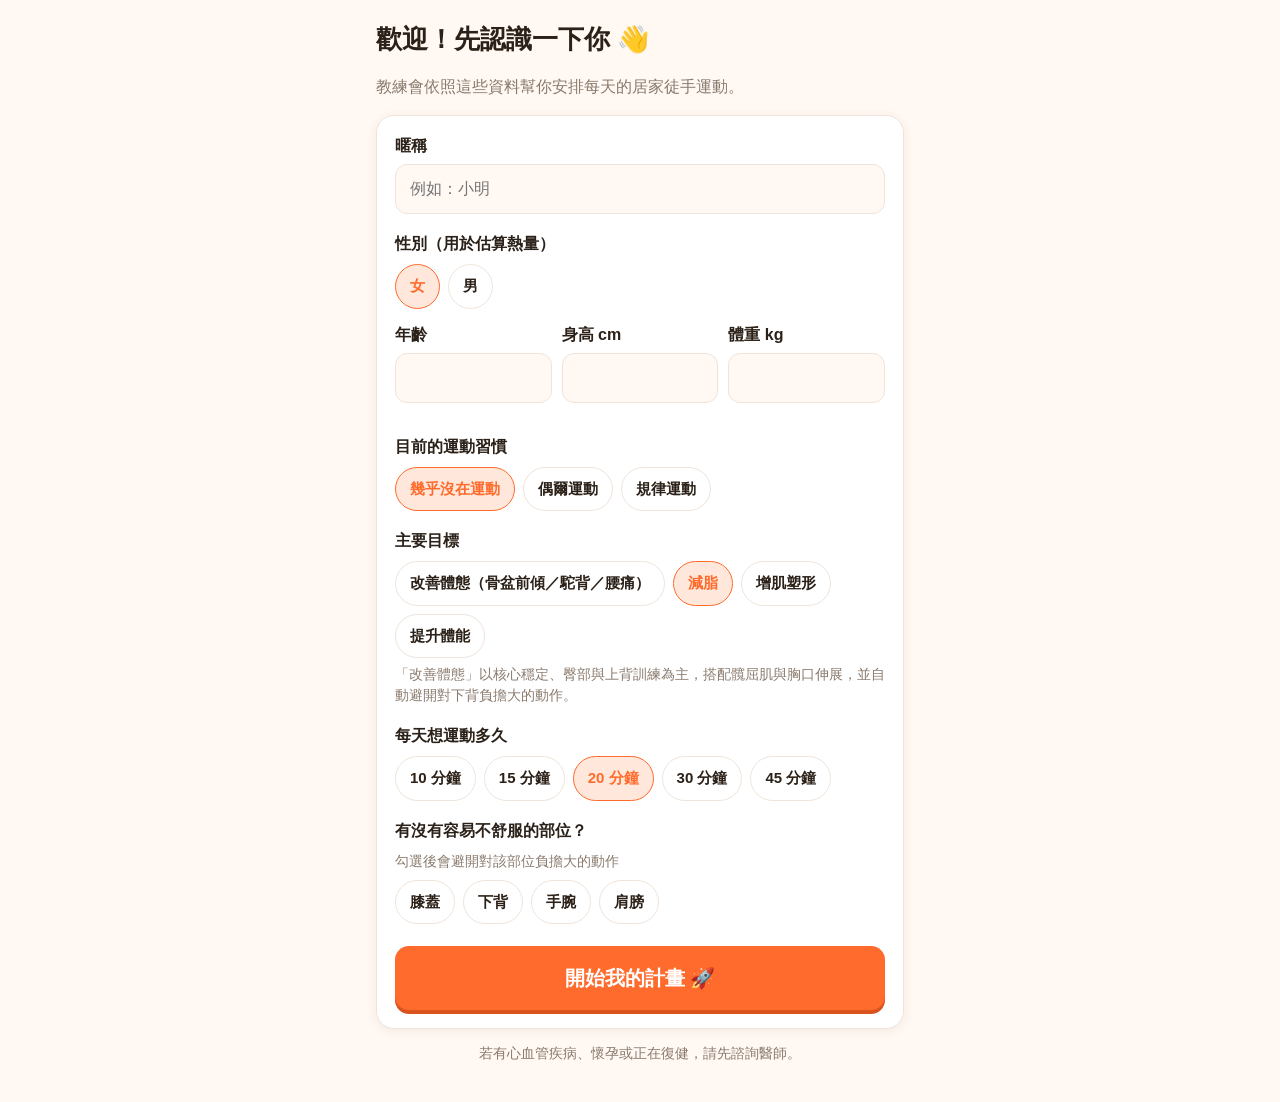
<file: index.html>
<!doctype html>
<html lang="zh-Hant-TW">
<head>
  <meta charset="utf-8">
  <meta name="viewport" content="width=device-width, initial-scale=1, viewport-fit=cover">
  <title>每日居家運動</title>
  <meta name="description" content="每天居家徒手運動、連勝紀錄與熱量追蹤">
  <meta name="theme-color" content="#ff6b2c">
  <meta name="apple-mobile-web-app-capable" content="yes">
  <meta name="mobile-web-app-capable" content="yes">
  <meta name="apple-mobile-web-app-status-bar-style" content="default">
  <meta name="apple-mobile-web-app-title" content="居家運動">
  <link rel="manifest" href="./manifest.webmanifest">
  <link rel="icon" href="./icons/icon.svg" type="image/svg+xml">
  <link rel="apple-touch-icon" href="./icons/apple-touch-icon.png">
  <link rel="stylesheet" href="./css/style.css">
</head>
<body>
  <main id="app"></main>
  <div id="toast" role="status" aria-live="polite"></div>
  <script type="module" src="./js/app.js"></script>
</body>
</html>
</file>
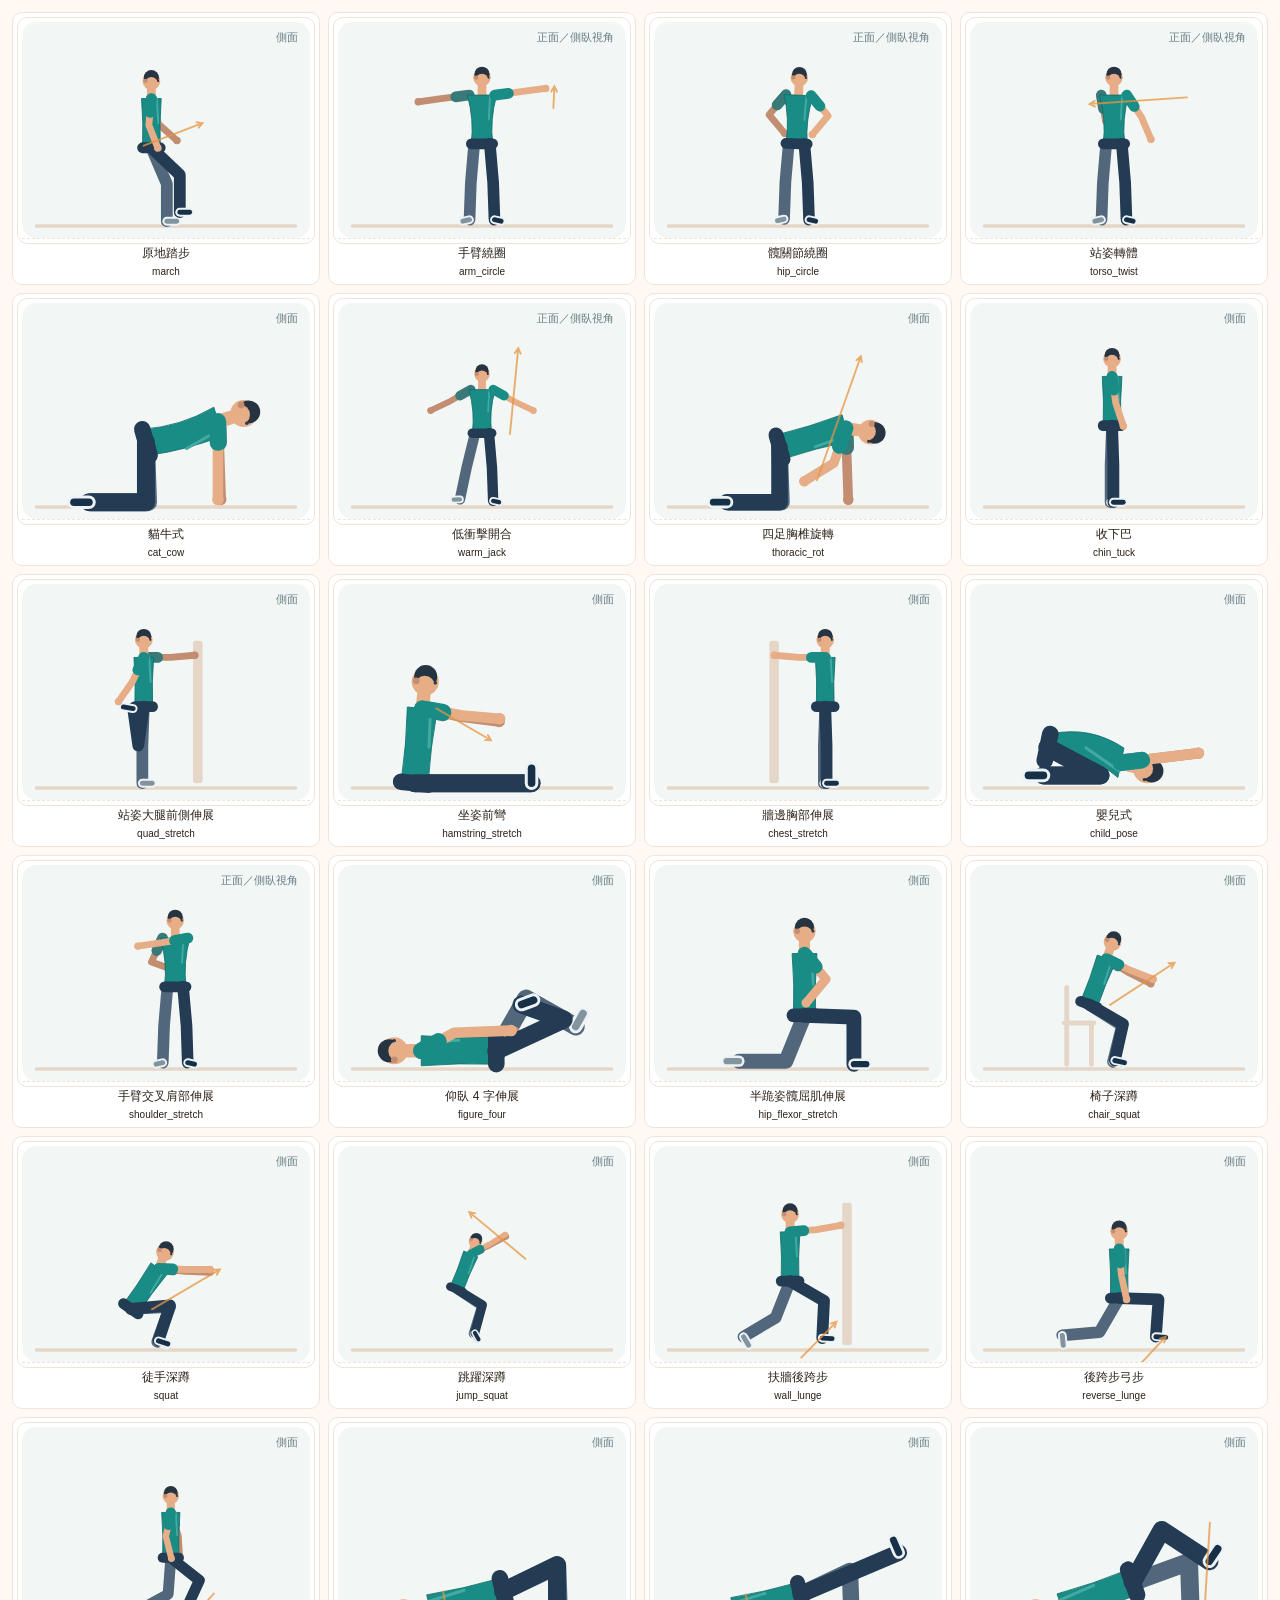
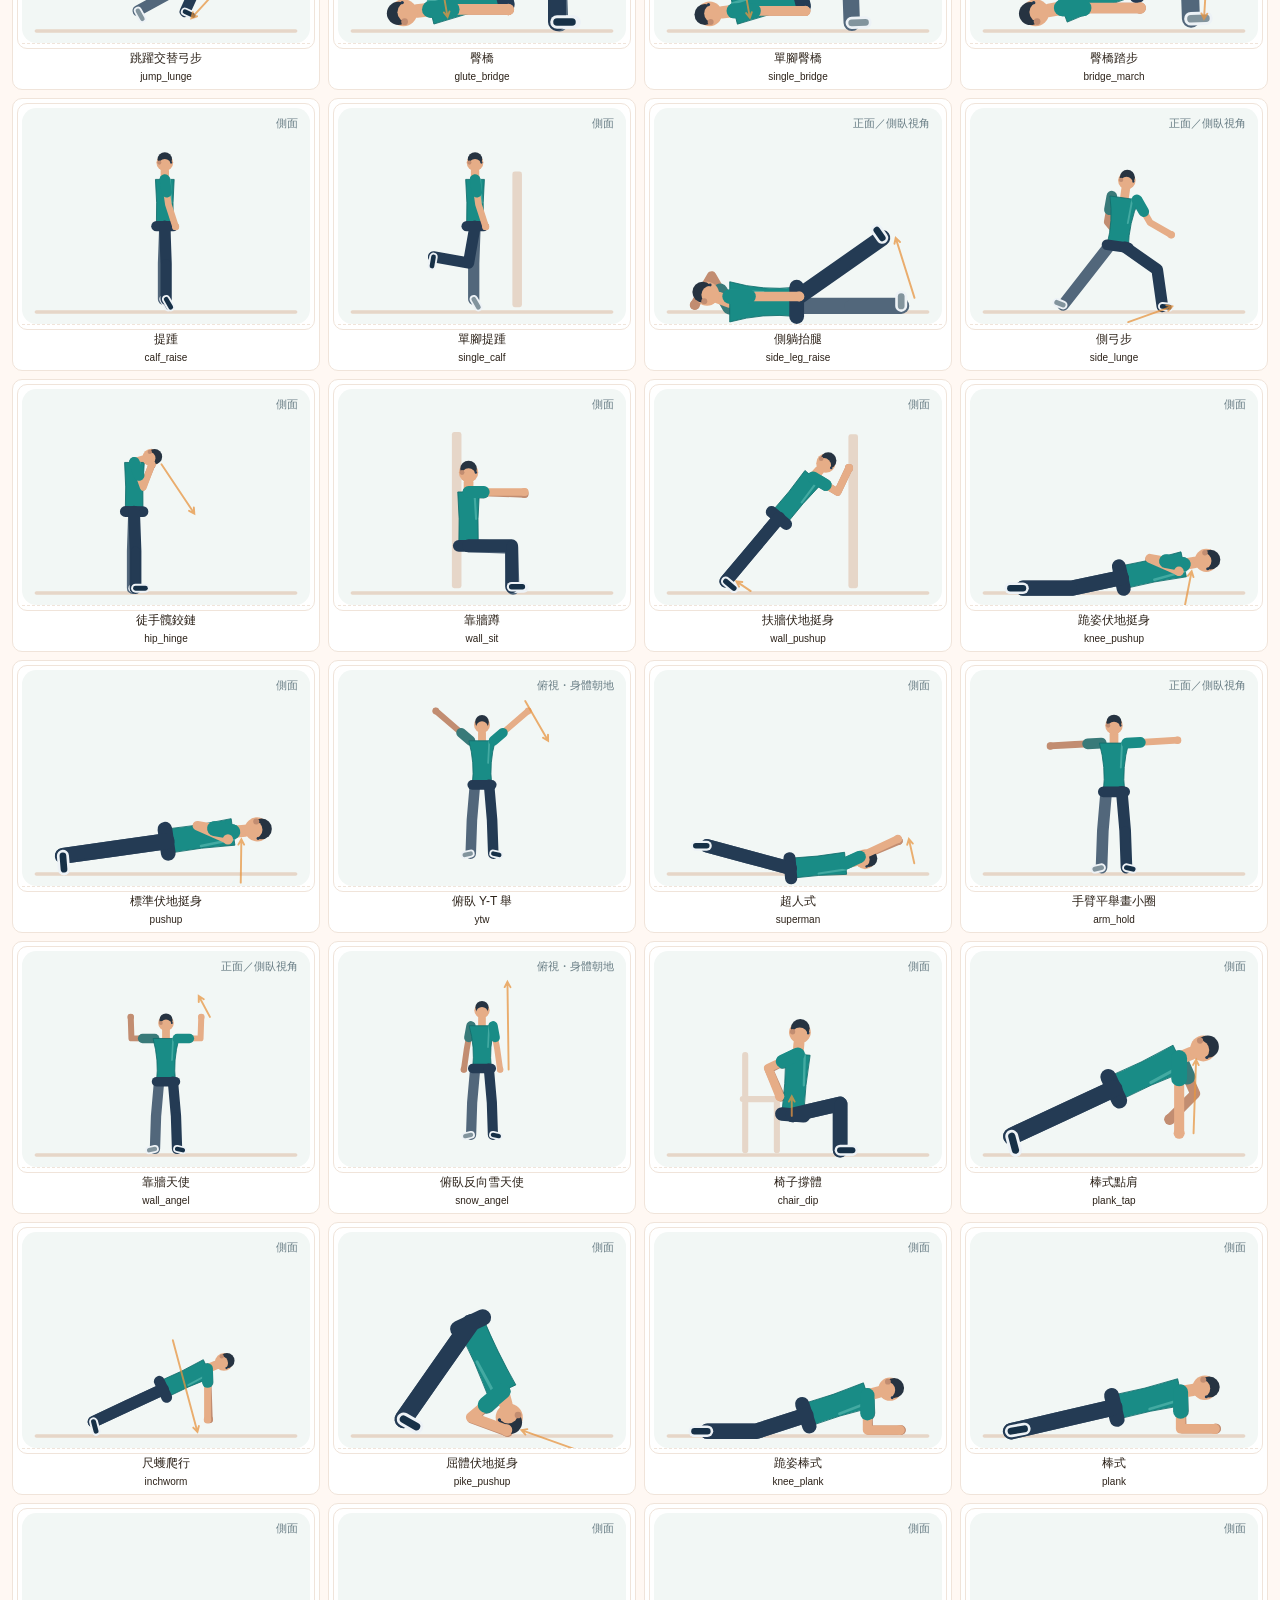
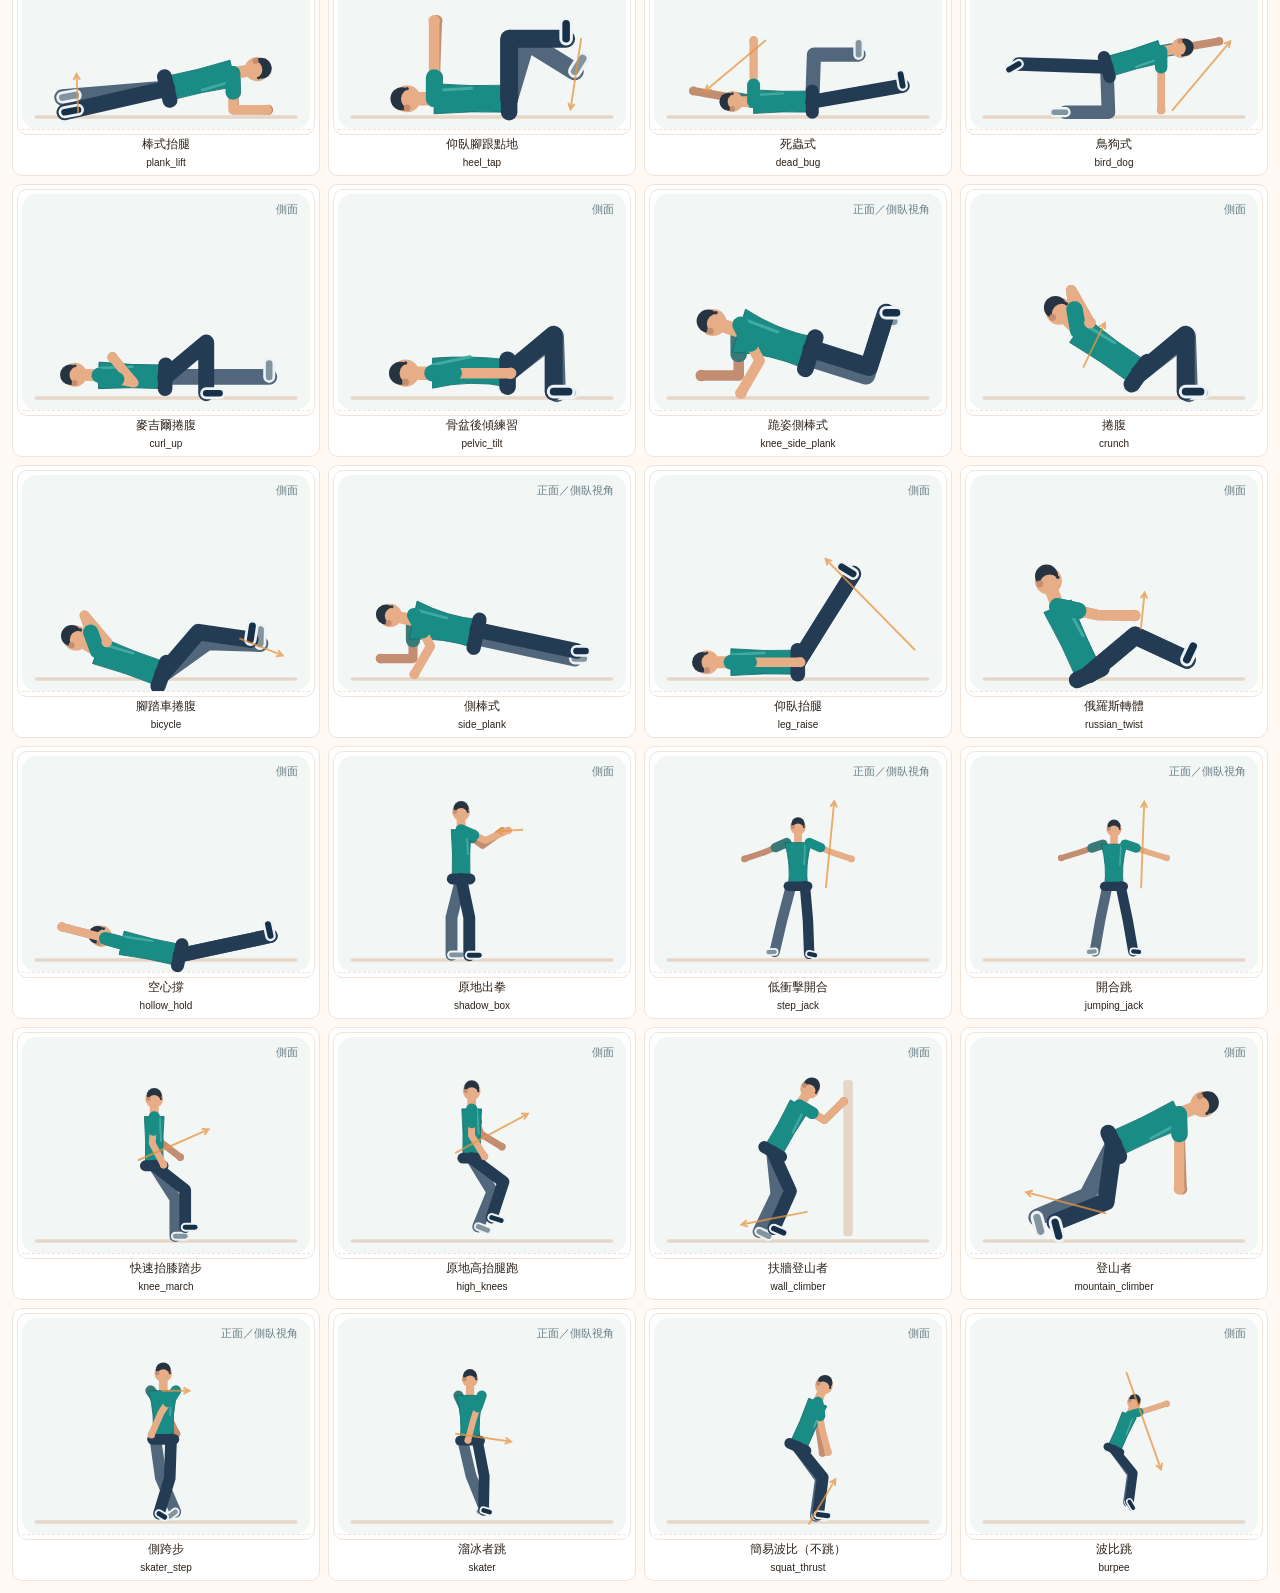
<file: dev/gallery.html>
<!doctype html>
<html lang="zh-Hant-TW"><head><meta charset="utf-8"><meta name="viewport" content="width=device-width, initial-scale=1">
<title>動作圖庫（開發用）</title>
<link rel="stylesheet" href="../css/style.css">
<style>body{padding:12px}.g{display:grid;grid-template-columns:repeat(4,1fr);gap:8px}.g div{background:var(--card);border:1px solid var(--line);border-radius:10px;padding:4px;font-size:12px;text-align:center}.g svg{width:100%;height:auto;display:block;border-bottom:1px dashed var(--line)}</style>
</head><body><div class="g" id="g"></div>
<script type="module">
import { ANIM, animateFigure, figureFrame } from '../js/figure.js';
import { EXERCISES } from '../js/exercises.js';
const params = new URLSearchParams(location.search);
const still = params.has('still');
const only = params.get('only');
const g = document.getElementById('g');
const ids = [...new Set([...EXERCISES.map(e => e.id), ...Object.keys(ANIM)])].filter(id => !only || only.split(',').includes(id));
for (const id of ids) {
  const ex = EXERCISES.find(e => e.id === id);
  const d = document.createElement('div');
  d.innerHTML = `<div class="f"></div>${ex ? ex.name : '(無資料)'}<br><small>${id}${ANIM[id] ? '' : ' ⚠️無動畫'}</small>`;
  g.appendChild(d);
  if (!ANIM[id]) continue;
  if (still) d.querySelector('.f').innerHTML = ANIM[id].frames.map((_, i) => figureFrame(id, i)).join('');
  else animateFigure(d.querySelector('.f'), id);
}
</script></body></html>
</file>
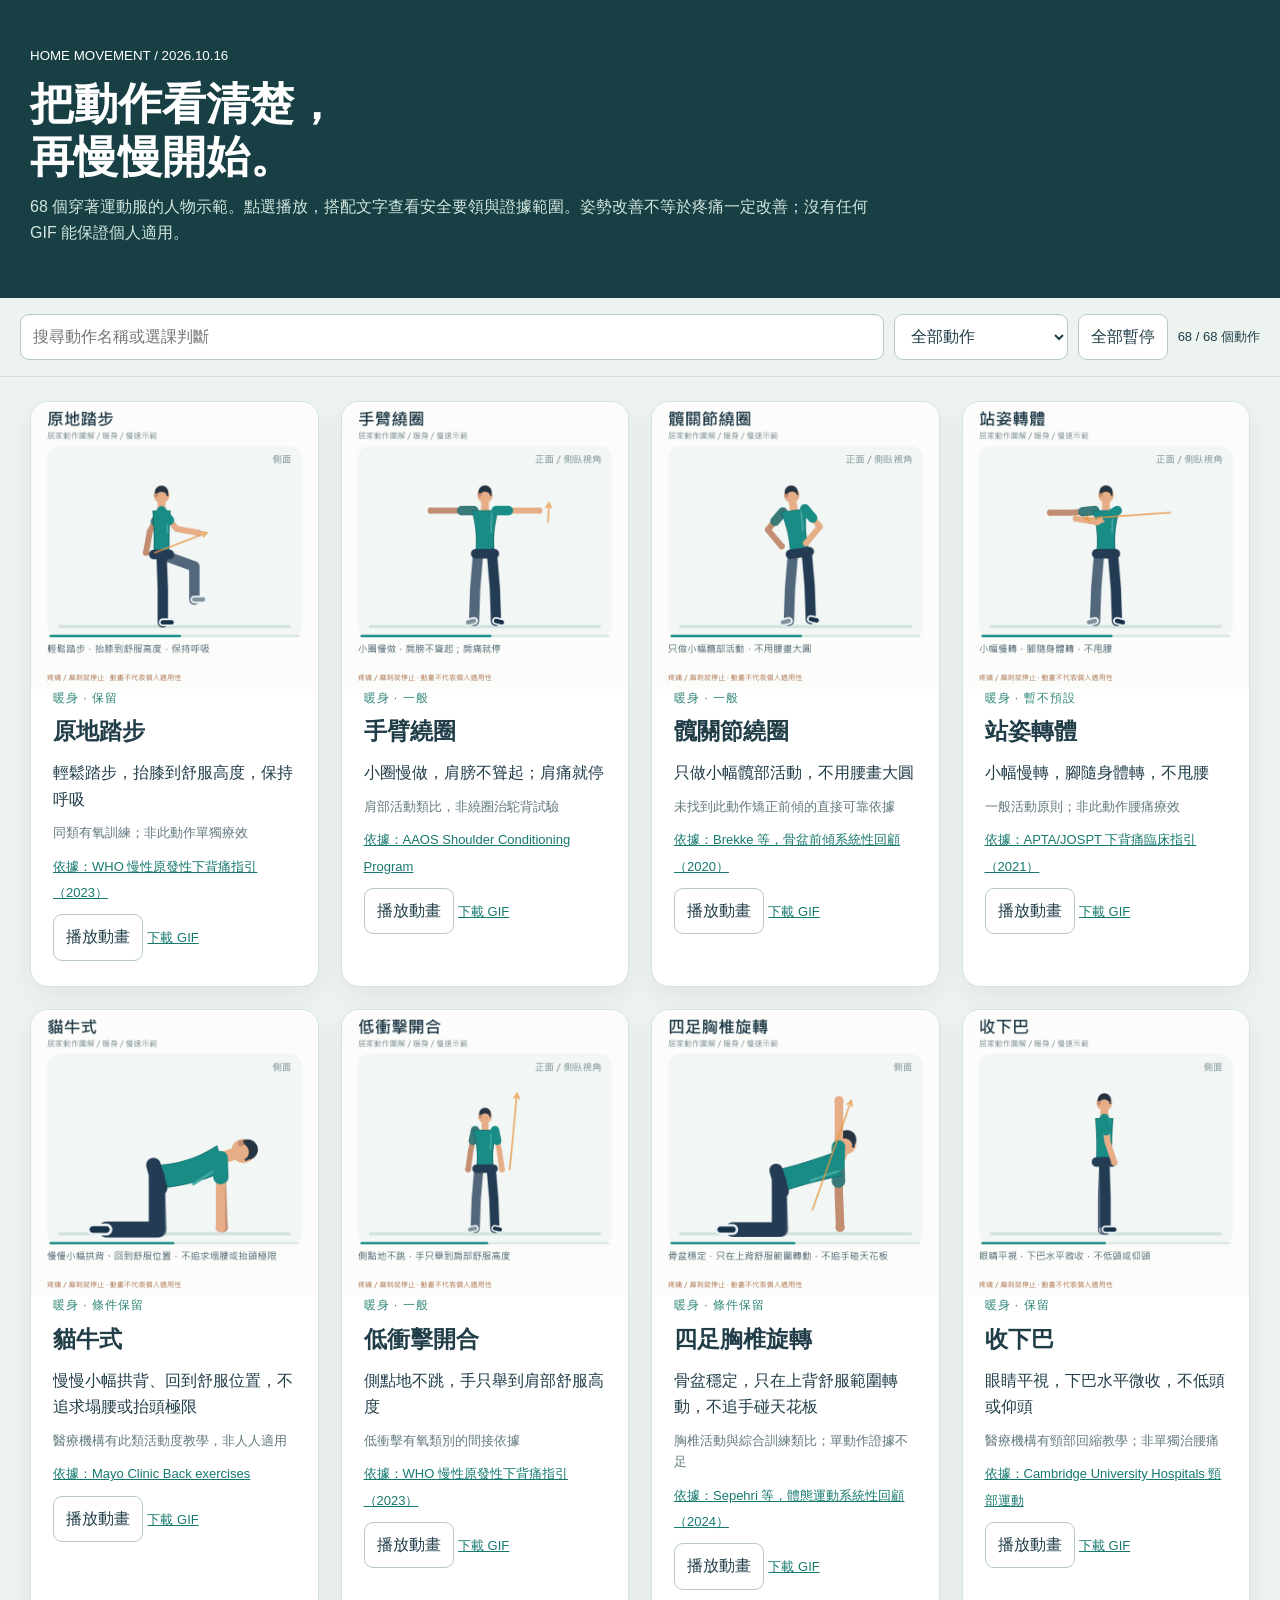
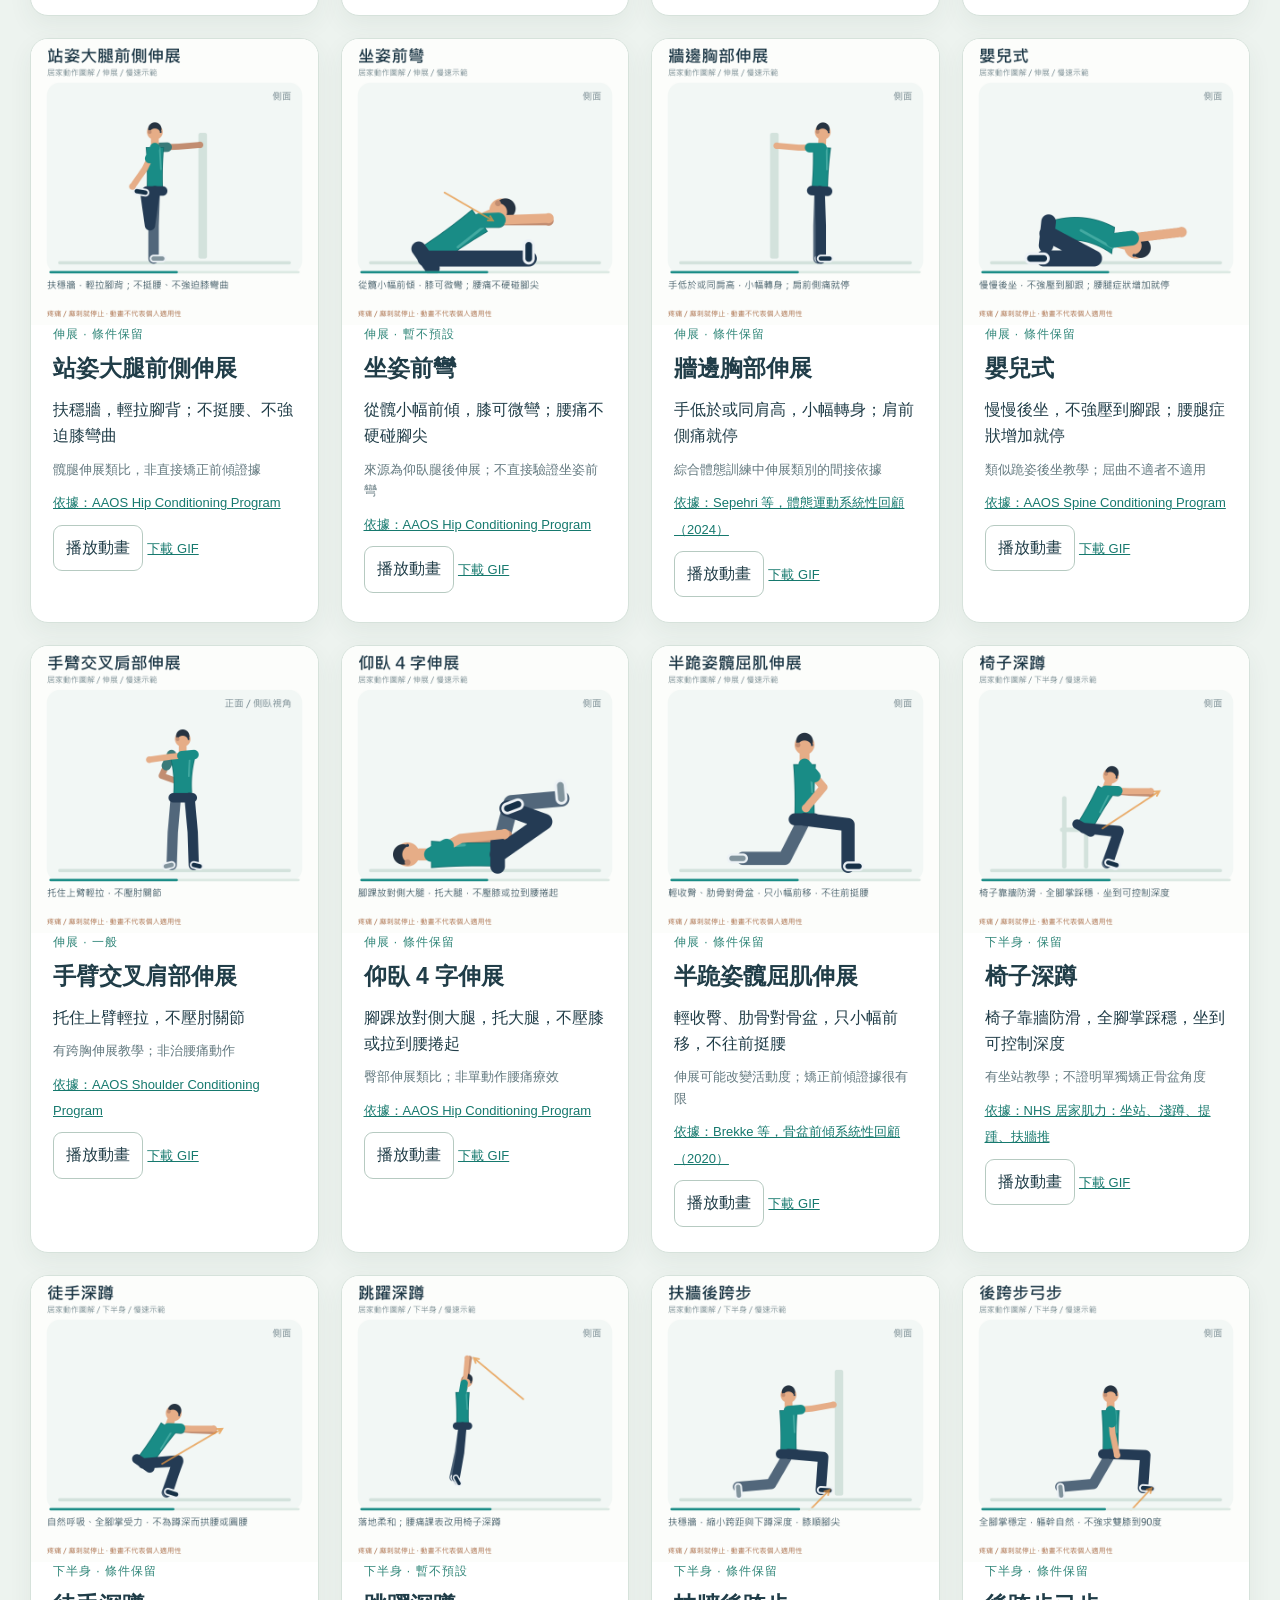
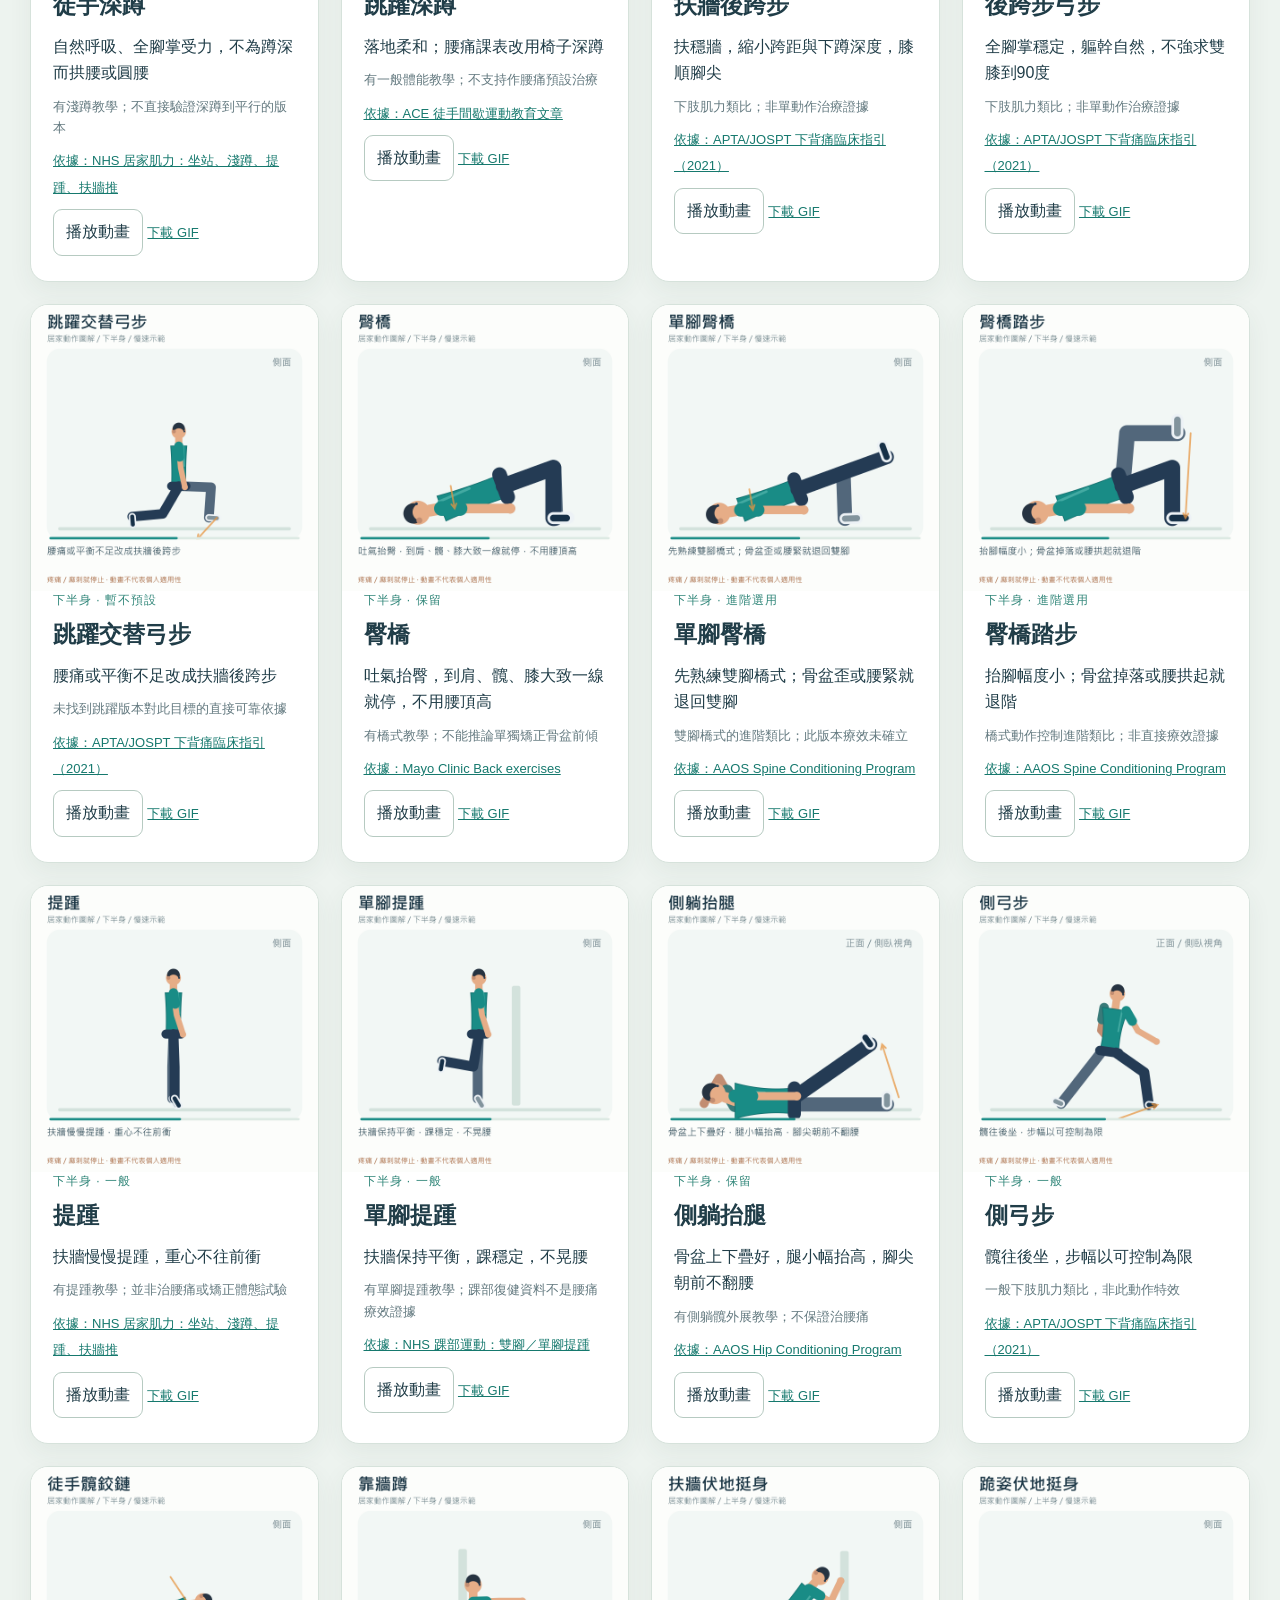
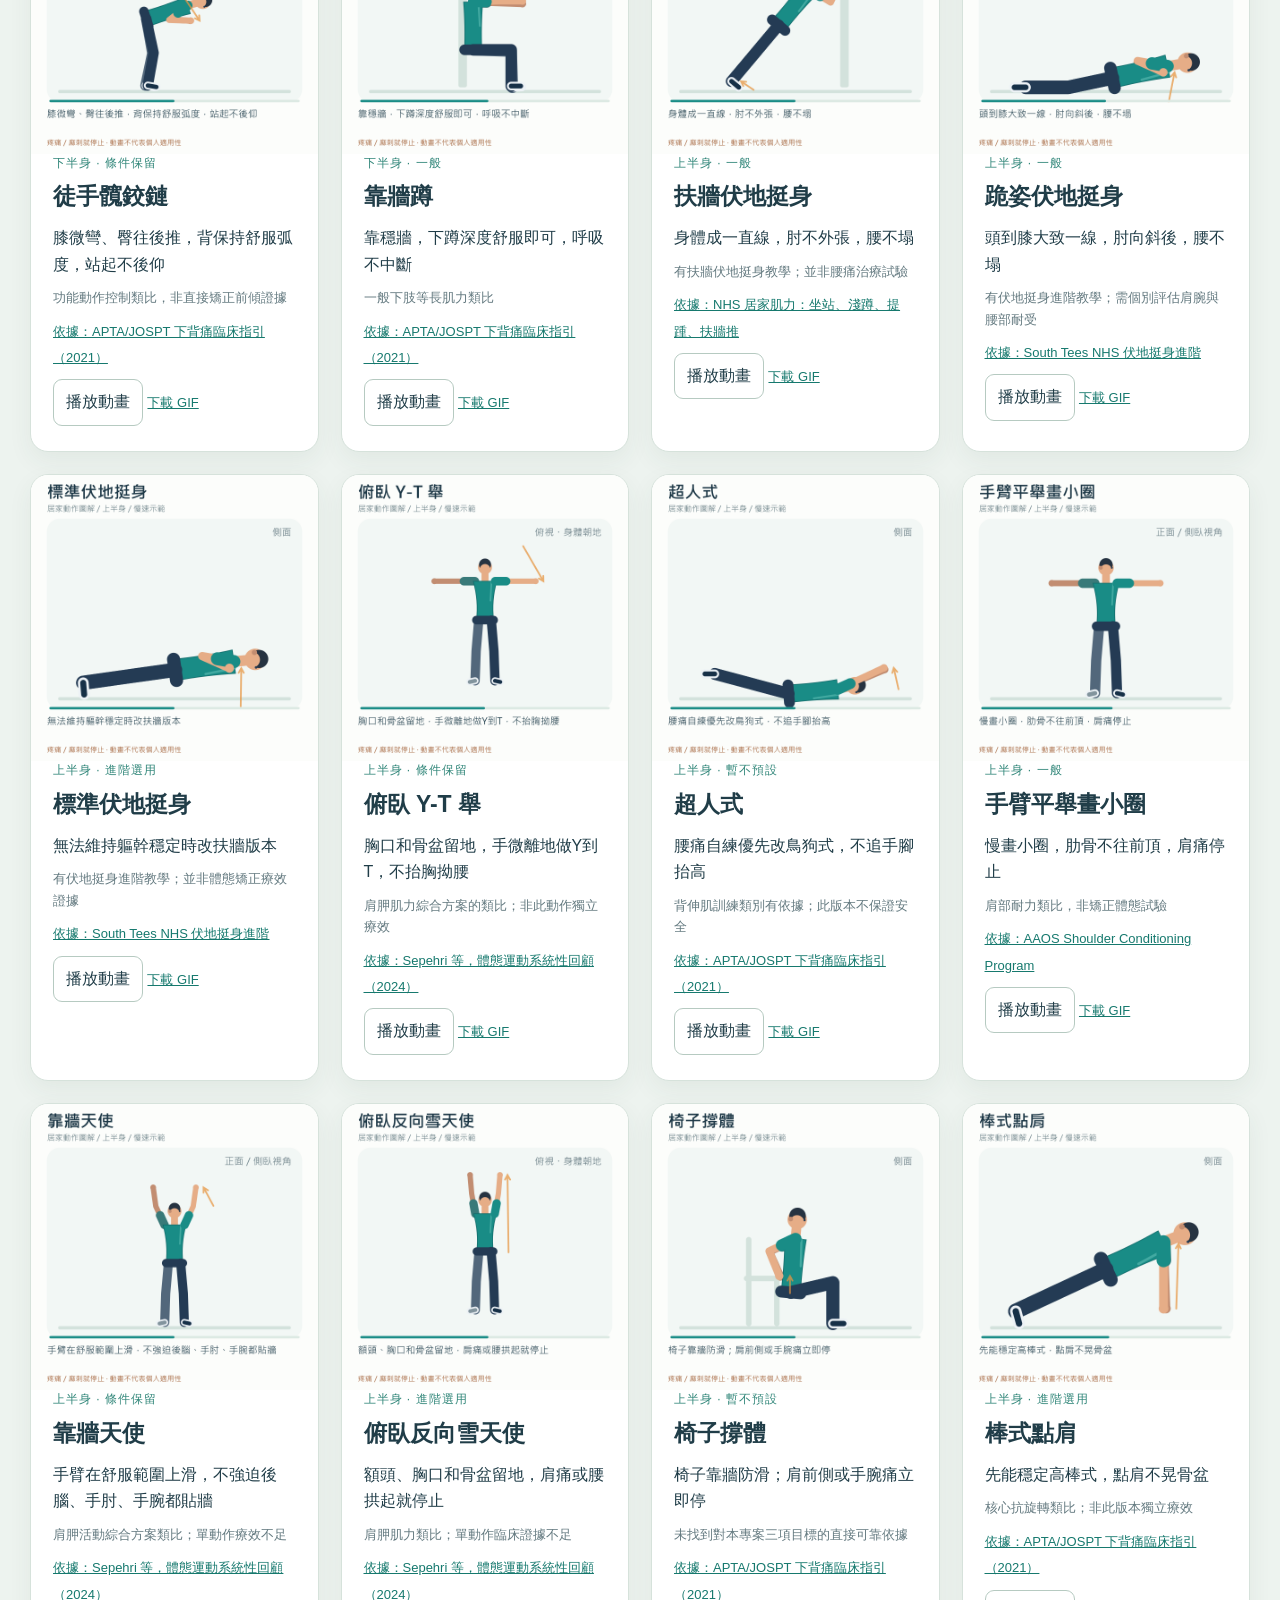
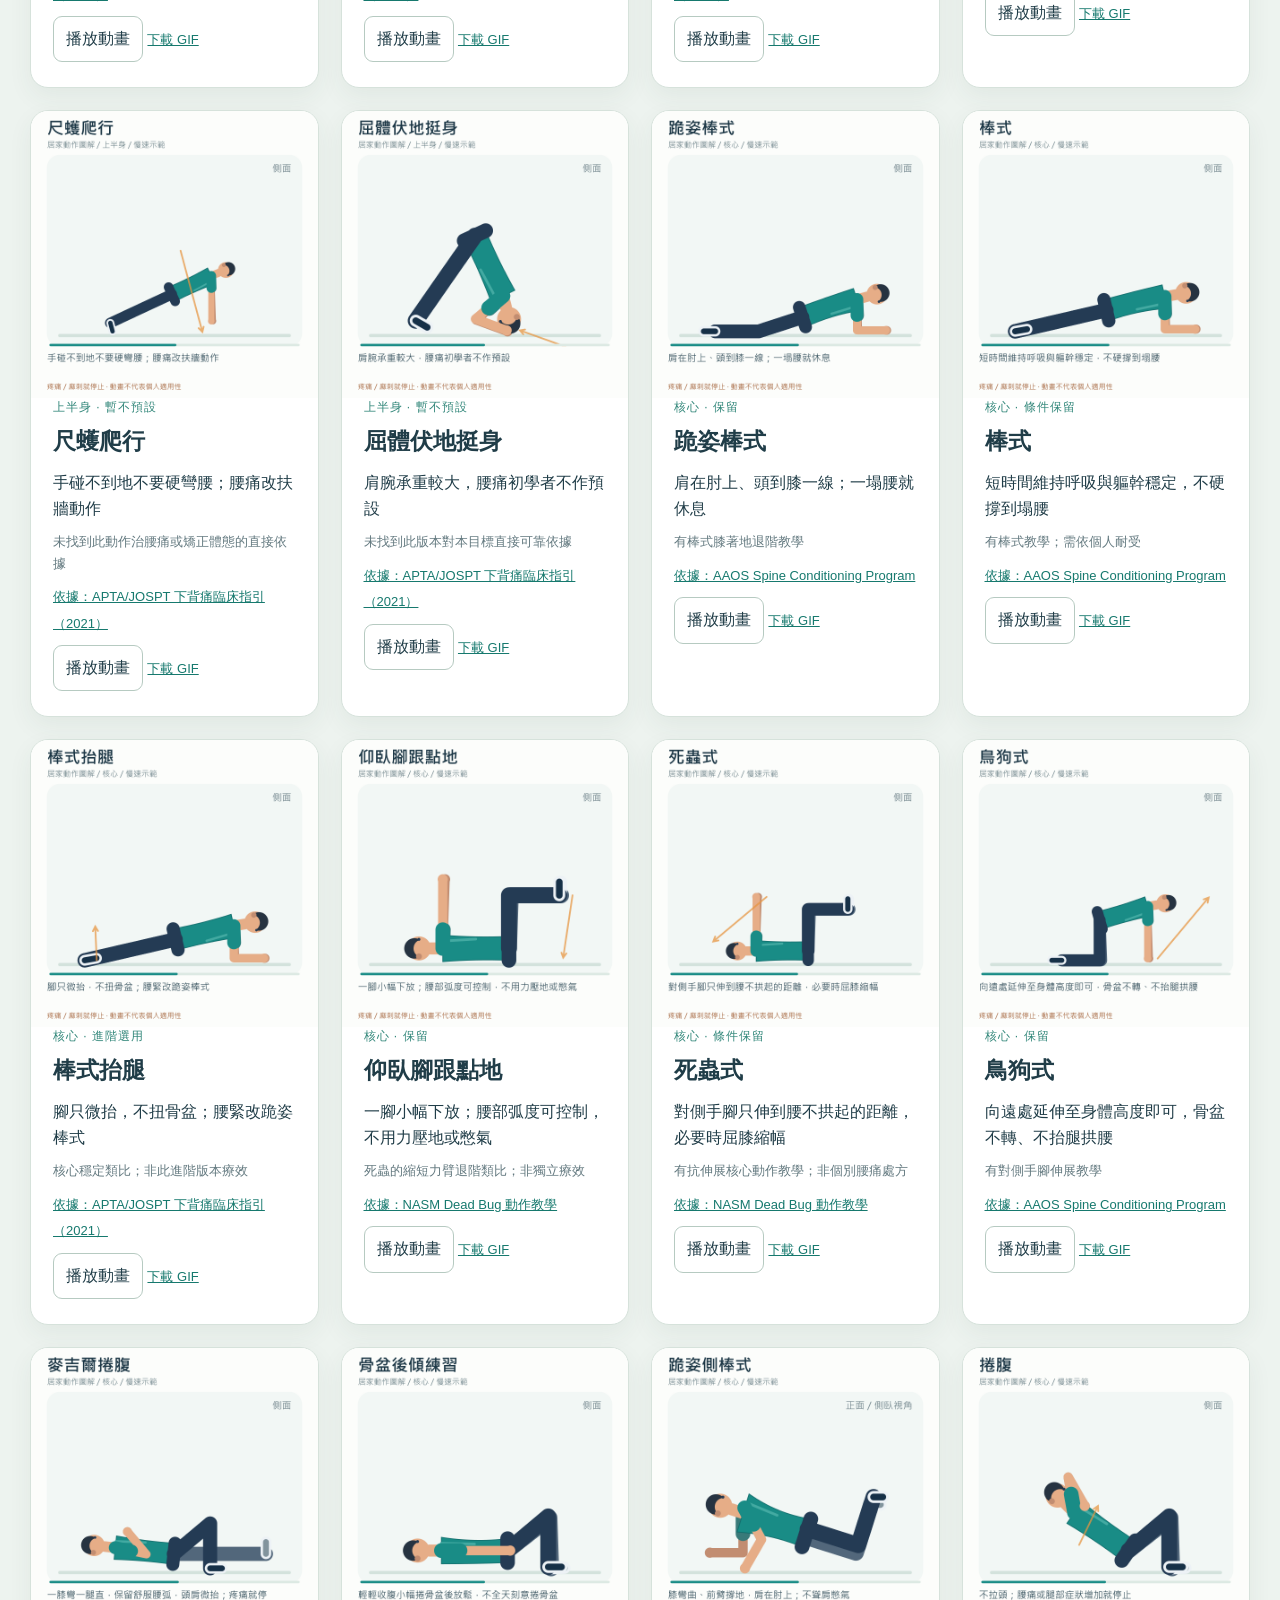
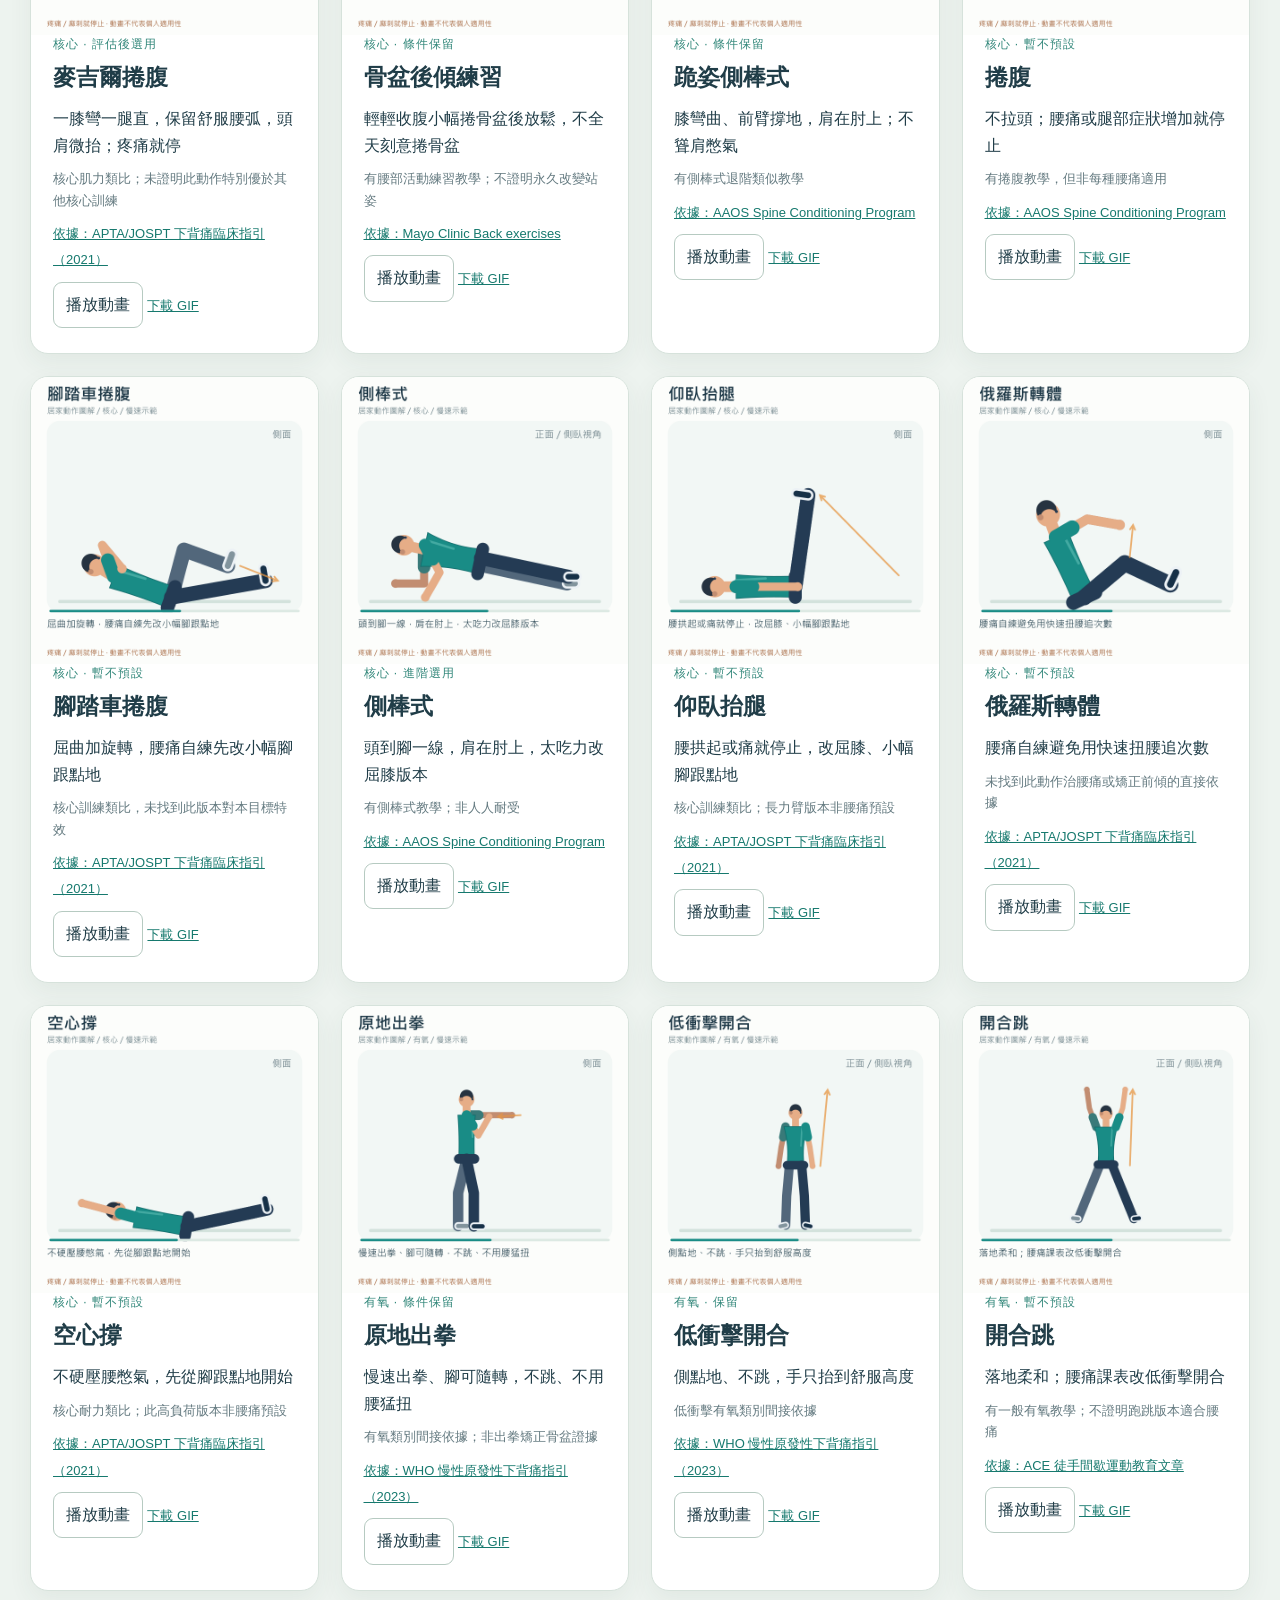
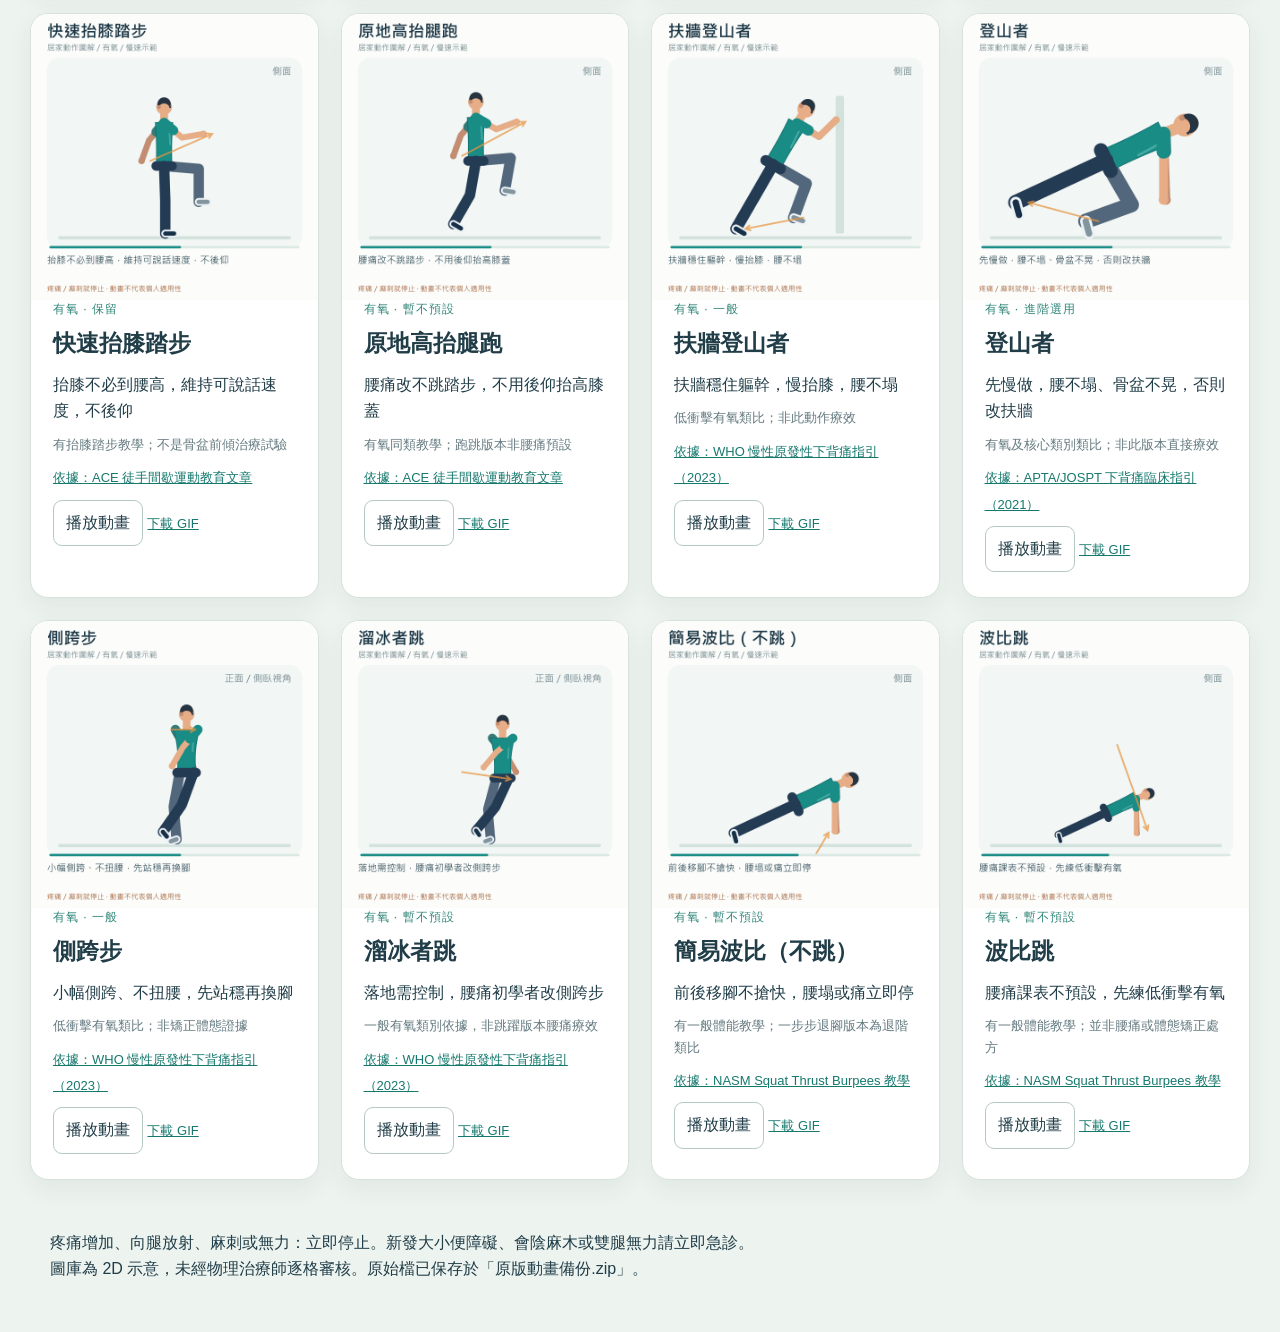
<file: 動作動畫/精緻動作圖庫.html>
<!doctype html><html lang="zh-Hant-TW"><meta charset="utf-8"><meta name="viewport" content="width=device-width,initial-scale=1"><title>居家運動｜人物動作圖庫</title><style>
*{box-sizing:border-box}body{margin:0;background:#edf3ef;color:#203d48;font:16px/1.65 'Microsoft JhengHei',sans-serif}header{padding:42px max(20px,calc((100% - 1220px)/2));background:#173f44;color:#fff}h1{font-size:clamp(26px,5vw,44px);line-height:1.2;margin:10px 0}header p{max-width:850px;color:#d3e7df}.controls{position:sticky;top:0;z-index:3;background:#edf3eff5;padding:16px 20px;display:flex;gap:10px;flex-wrap:wrap;border-bottom:1px solid #d1dfd8}.controls input{flex:1;min-width:190px}input,select,button{font:inherit;border:1px solid #b6cac1;border-radius:9px;padding:9px 12px;background:#fff;color:#203d48}button{cursor:pointer}button:hover{background:#d7eee5}.grid{max-width:1260px;margin:24px auto;display:grid;grid-template-columns:repeat(auto-fit,minmax(285px,1fr));gap:22px;padding:0 20px}article{background:#fff;border:1px solid #d6e2db;border-radius:18px;overflow:hidden;box-shadow:0 9px 24px #284b4010}article[hidden]{display:none}img{display:block;width:100%;height:auto}.content{padding:0 22px 16px}.eyebrow{font-size:12px;letter-spacing:1px;color:#32877a}h2{font-size:23px;margin:5px 0}p{margin:9px 0}.muted{font-size:13px;color:#647a80}a{color:#16796e;font-size:13px}footer{max-width:1220px;margin:30px auto;padding:20px}.count{align-self:center;font-size:13px}</style>
<header><small>HOME MOVEMENT / 2026.10.16</small><h1>把動作看清楚，<br>再慢慢開始。</h1><p>68 個穿著運動服的人物示範。點選播放，搭配文字查看安全要領與證據範圍。姿勢改善不等於疼痛一定改善；沒有任何 GIF 能保證個人適用。</p></header><div class="controls"><input id="search" placeholder="搜尋動作名稱或選課判斷" aria-label="搜尋動作"><select id="filter" aria-label="篩選"><option value="all">全部動作</option><option value="posture">目前體態課表候選</option></select><button id="pause">全部暫停</button><span class="count" id="count"></span></div><main class="grid"><article data-search="原地踏步 保留" data-posture="true"><img loading="lazy" width="640" height="640" src="poster/01_暖身_原地踏步.png" data-gif="gif/01_暖身_原地踏步.gif" data-poster="poster/01_暖身_原地踏步.png" alt="原地踏步人物動作示範"><div class="content"><div class="eyebrow">暖身 · 保留</div><h2>原地踏步</h2><p>輕鬆踏步，抬膝到舒服高度，保持呼吸</p><p class="muted">同類有氧訓練；非此動作單獨療效</p><a href="https://www.who.int/publications/i/item/9789240081789" target="_blank" rel="noopener">依據：WHO 慢性原發性下背痛指引（2023）</a><p><button type="button">播放動畫</button> <a href="gif/01_暖身_原地踏步.gif" download>下載 GIF</a></p></div></article><article data-search="手臂繞圈 一般" data-posture="false"><img loading="lazy" width="640" height="640" src="poster/02_暖身_手臂繞圈.png" data-gif="gif/02_暖身_手臂繞圈.gif" data-poster="poster/02_暖身_手臂繞圈.png" alt="手臂繞圈人物動作示範"><div class="content"><div class="eyebrow">暖身 · 一般</div><h2>手臂繞圈</h2><p>小圈慢做，肩膀不聳起；肩痛就停</p><p class="muted">肩部活動類比，非繞圈治駝背試驗</p><a href="https://www.orthoinfo.org/recovery/rotator-cuff-and-shoulder-conditioning-program" target="_blank" rel="noopener">依據：AAOS Shoulder Conditioning Program</a><p><button type="button">播放動畫</button> <a href="gif/02_暖身_手臂繞圈.gif" download>下載 GIF</a></p></div></article><article data-search="髖關節繞圈 一般" data-posture="false"><img loading="lazy" width="640" height="640" src="poster/03_暖身_髖關節繞圈.png" data-gif="gif/03_暖身_髖關節繞圈.gif" data-poster="poster/03_暖身_髖關節繞圈.png" alt="髖關節繞圈人物動作示範"><div class="content"><div class="eyebrow">暖身 · 一般</div><h2>髖關節繞圈</h2><p>只做小幅髖部活動，不用腰畫大圓</p><p class="muted">未找到此動作矯正前傾的直接可靠依據</p><a href="https://portal.findresearcher.sdu.dk/en/publications/nonsurgical-interventions-of-excessive-anterior-pelvic-tilt-in-sy/" target="_blank" rel="noopener">依據：Brekke 等，骨盆前傾系統性回顧（2020）</a><p><button type="button">播放動畫</button> <a href="gif/03_暖身_髖關節繞圈.gif" download>下載 GIF</a></p></div></article><article data-search="站姿轉體 暫不預設" data-posture="false"><img loading="lazy" width="640" height="640" src="poster/04_暖身_站姿轉體.png" data-gif="gif/04_暖身_站姿轉體.gif" data-poster="poster/04_暖身_站姿轉體.png" alt="站姿轉體人物動作示範"><div class="content"><div class="eyebrow">暖身 · 暫不預設</div><h2>站姿轉體</h2><p>小幅慢轉，腳隨身體轉，不甩腰</p><p class="muted">一般活動原則；非此動作腰痛療效</p><a href="https://www.jospt.org/doi/10.2519/jospt.2021.0304" target="_blank" rel="noopener">依據：APTA/JOSPT 下背痛臨床指引（2021）</a><p><button type="button">播放動畫</button> <a href="gif/04_暖身_站姿轉體.gif" download>下載 GIF</a></p></div></article><article data-search="貓牛式 條件保留" data-posture="true"><img loading="lazy" width="640" height="640" src="poster/05_暖身_貓牛式.png" data-gif="gif/05_暖身_貓牛式.gif" data-poster="poster/05_暖身_貓牛式.png" alt="貓牛式人物動作示範"><div class="content"><div class="eyebrow">暖身 · 條件保留</div><h2>貓牛式</h2><p>慢慢小幅拱背、回到舒服位置，不追求塌腰或抬頭極限</p><p class="muted">醫療機構有此類活動度教學，非人人適用</p><a href="https://www.mayoclinic.org/healthy-lifestyle/adult-health/in-depth/back-pain/art-20546859" target="_blank" rel="noopener">依據：Mayo Clinic Back exercises</a><p><button type="button">播放動畫</button> <a href="gif/05_暖身_貓牛式.gif" download>下載 GIF</a></p></div></article><article data-search="低衝擊開合 一般" data-posture="false"><img loading="lazy" width="640" height="640" src="poster/06_暖身_低衝擊開合.png" data-gif="gif/06_暖身_低衝擊開合.gif" data-poster="poster/06_暖身_低衝擊開合.png" alt="低衝擊開合人物動作示範"><div class="content"><div class="eyebrow">暖身 · 一般</div><h2>低衝擊開合</h2><p>側點地不跳，手只舉到肩部舒服高度</p><p class="muted">低衝擊有氧類別的間接依據</p><a href="https://www.who.int/publications/i/item/9789240081789" target="_blank" rel="noopener">依據：WHO 慢性原發性下背痛指引（2023）</a><p><button type="button">播放動畫</button> <a href="gif/06_暖身_低衝擊開合.gif" download>下載 GIF</a></p></div></article><article data-search="四足胸椎旋轉 條件保留" data-posture="true"><img loading="lazy" width="640" height="640" src="poster/07_暖身_四足胸椎旋轉.png" data-gif="gif/07_暖身_四足胸椎旋轉.gif" data-poster="poster/07_暖身_四足胸椎旋轉.png" alt="四足胸椎旋轉人物動作示範"><div class="content"><div class="eyebrow">暖身 · 條件保留</div><h2>四足胸椎旋轉</h2><p>骨盆穩定，只在上背舒服範圍轉動，不追手碰天花板</p><p class="muted">胸椎活動與綜合訓練類比；單動作證據不足</p><a href="https://link.springer.com/article/10.1186/s12891-024-07224-4" target="_blank" rel="noopener">依據：Sepehri 等，體態運動系統性回顧（2024）</a><p><button type="button">播放動畫</button> <a href="gif/07_暖身_四足胸椎旋轉.gif" download>下載 GIF</a></p></div></article><article data-search="收下巴 保留" data-posture="true"><img loading="lazy" width="640" height="640" src="poster/08_暖身_收下巴.png" data-gif="gif/08_暖身_收下巴.gif" data-poster="poster/08_暖身_收下巴.png" alt="收下巴人物動作示範"><div class="content"><div class="eyebrow">暖身 · 保留</div><h2>收下巴</h2><p>眼睛平視，下巴水平微收，不低頭或仰頭</p><p class="muted">醫療機構有頸部回縮教學；非單獨治腰痛</p><a href="https://www.cuh.nhs.uk/patient-information/neck-exercises-and-advice/" target="_blank" rel="noopener">依據：Cambridge University Hospitals 頸部運動</a><p><button type="button">播放動畫</button> <a href="gif/08_暖身_收下巴.gif" download>下載 GIF</a></p></div></article><article data-search="站姿大腿前側伸展 條件保留" data-posture="true"><img loading="lazy" width="640" height="640" src="poster/09_伸展_站姿大腿前側伸展.png" data-gif="gif/09_伸展_站姿大腿前側伸展.gif" data-poster="poster/09_伸展_站姿大腿前側伸展.png" alt="站姿大腿前側伸展人物動作示範"><div class="content"><div class="eyebrow">伸展 · 條件保留</div><h2>站姿大腿前側伸展</h2><p>扶穩牆，輕拉腳背；不挺腰、不強迫膝彎曲</p><p class="muted">髖腿伸展類比，非直接矯正前傾證據</p><a href="https://www.orthoinfo.org/recovery/hip-conditioning-program" target="_blank" rel="noopener">依據：AAOS Hip Conditioning Program</a><p><button type="button">播放動畫</button> <a href="gif/09_伸展_站姿大腿前側伸展.gif" download>下載 GIF</a></p></div></article><article data-search="坐姿前彎 暫不預設" data-posture="false"><img loading="lazy" width="640" height="640" src="poster/10_伸展_坐姿前彎.png" data-gif="gif/10_伸展_坐姿前彎.gif" data-poster="poster/10_伸展_坐姿前彎.png" alt="坐姿前彎人物動作示範"><div class="content"><div class="eyebrow">伸展 · 暫不預設</div><h2>坐姿前彎</h2><p>從髖小幅前傾，膝可微彎；腰痛不硬碰腳尖</p><p class="muted">來源為仰臥腿後伸展；不直接驗證坐姿前彎</p><a href="https://www.orthoinfo.org/recovery/hip-conditioning-program" target="_blank" rel="noopener">依據：AAOS Hip Conditioning Program</a><p><button type="button">播放動畫</button> <a href="gif/10_伸展_坐姿前彎.gif" download>下載 GIF</a></p></div></article><article data-search="牆邊胸部伸展 條件保留" data-posture="true"><img loading="lazy" width="640" height="640" src="poster/11_伸展_牆邊胸部伸展.png" data-gif="gif/11_伸展_牆邊胸部伸展.gif" data-poster="poster/11_伸展_牆邊胸部伸展.png" alt="牆邊胸部伸展人物動作示範"><div class="content"><div class="eyebrow">伸展 · 條件保留</div><h2>牆邊胸部伸展</h2><p>手低於或同肩高，小幅轉身；肩前側痛就停</p><p class="muted">綜合體態訓練中伸展類別的間接依據</p><a href="https://link.springer.com/article/10.1186/s12891-024-07224-4" target="_blank" rel="noopener">依據：Sepehri 等，體態運動系統性回顧（2024）</a><p><button type="button">播放動畫</button> <a href="gif/11_伸展_牆邊胸部伸展.gif" download>下載 GIF</a></p></div></article><article data-search="嬰兒式 條件保留" data-posture="true"><img loading="lazy" width="640" height="640" src="poster/12_伸展_嬰兒式.png" data-gif="gif/12_伸展_嬰兒式.gif" data-poster="poster/12_伸展_嬰兒式.png" alt="嬰兒式人物動作示範"><div class="content"><div class="eyebrow">伸展 · 條件保留</div><h2>嬰兒式</h2><p>慢慢後坐，不強壓到腳跟；腰腿症狀增加就停</p><p class="muted">類似跪姿後坐教學；屈曲不適者不適用</p><a href="https://www.orthoinfo.org/recovery/spine-conditioning-program/" target="_blank" rel="noopener">依據：AAOS Spine Conditioning Program</a><p><button type="button">播放動畫</button> <a href="gif/12_伸展_嬰兒式.gif" download>下載 GIF</a></p></div></article><article data-search="手臂交叉肩部伸展 一般" data-posture="false"><img loading="lazy" width="640" height="640" src="poster/13_伸展_手臂交叉肩部伸展.png" data-gif="gif/13_伸展_手臂交叉肩部伸展.gif" data-poster="poster/13_伸展_手臂交叉肩部伸展.png" alt="手臂交叉肩部伸展人物動作示範"><div class="content"><div class="eyebrow">伸展 · 一般</div><h2>手臂交叉肩部伸展</h2><p>托住上臂輕拉，不壓肘關節</p><p class="muted">有跨胸伸展教學；非治腰痛動作</p><a href="https://www.orthoinfo.org/recovery/rotator-cuff-and-shoulder-conditioning-program" target="_blank" rel="noopener">依據：AAOS Shoulder Conditioning Program</a><p><button type="button">播放動畫</button> <a href="gif/13_伸展_手臂交叉肩部伸展.gif" download>下載 GIF</a></p></div></article><article data-search="仰臥 4 字伸展 條件保留" data-posture="true"><img loading="lazy" width="640" height="640" src="poster/14_伸展_仰臥 4 字伸展.png" data-gif="gif/14_伸展_仰臥 4 字伸展.gif" data-poster="poster/14_伸展_仰臥 4 字伸展.png" alt="仰臥 4 字伸展人物動作示範"><div class="content"><div class="eyebrow">伸展 · 條件保留</div><h2>仰臥 4 字伸展</h2><p>腳踝放對側大腿，托大腿，不壓膝或拉到腰捲起</p><p class="muted">臀部伸展類比；非單動作腰痛療效</p><a href="https://www.orthoinfo.org/recovery/hip-conditioning-program" target="_blank" rel="noopener">依據：AAOS Hip Conditioning Program</a><p><button type="button">播放動畫</button> <a href="gif/14_伸展_仰臥 4 字伸展.gif" download>下載 GIF</a></p></div></article><article data-search="半跪姿髖屈肌伸展 條件保留" data-posture="true"><img loading="lazy" width="640" height="640" src="poster/15_伸展_半跪姿髖屈肌伸展.png" data-gif="gif/15_伸展_半跪姿髖屈肌伸展.gif" data-poster="poster/15_伸展_半跪姿髖屈肌伸展.png" alt="半跪姿髖屈肌伸展人物動作示範"><div class="content"><div class="eyebrow">伸展 · 條件保留</div><h2>半跪姿髖屈肌伸展</h2><p>輕收臀、肋骨對骨盆，只小幅前移，不往前挺腰</p><p class="muted">伸展可能改變活動度；矯正前傾證據很有限</p><a href="https://portal.findresearcher.sdu.dk/en/publications/nonsurgical-interventions-of-excessive-anterior-pelvic-tilt-in-sy/" target="_blank" rel="noopener">依據：Brekke 等，骨盆前傾系統性回顧（2020）</a><p><button type="button">播放動畫</button> <a href="gif/15_伸展_半跪姿髖屈肌伸展.gif" download>下載 GIF</a></p></div></article><article data-search="椅子深蹲 保留" data-posture="true"><img loading="lazy" width="640" height="640" src="poster/16_下半身_椅子深蹲.png" data-gif="gif/16_下半身_椅子深蹲.gif" data-poster="poster/16_下半身_椅子深蹲.png" alt="椅子深蹲人物動作示範"><div class="content"><div class="eyebrow">下半身 · 保留</div><h2>椅子深蹲</h2><p>椅子靠牆防滑，全腳掌踩穩，坐到可控制深度</p><p class="muted">有坐站教學；不證明單獨矯正骨盆角度</p><a href="https://www.nhs.uk/live-well/exercise/strength-exercises/" target="_blank" rel="noopener">依據：NHS 居家肌力：坐站、淺蹲、提踵、扶牆推</a><p><button type="button">播放動畫</button> <a href="gif/16_下半身_椅子深蹲.gif" download>下載 GIF</a></p></div></article><article data-search="徒手深蹲 條件保留" data-posture="true"><img loading="lazy" width="640" height="640" src="poster/17_下半身_徒手深蹲.png" data-gif="gif/17_下半身_徒手深蹲.gif" data-poster="poster/17_下半身_徒手深蹲.png" alt="徒手深蹲人物動作示範"><div class="content"><div class="eyebrow">下半身 · 條件保留</div><h2>徒手深蹲</h2><p>自然呼吸、全腳掌受力，不為蹲深而拱腰或圓腰</p><p class="muted">有淺蹲教學；不直接驗證深蹲到平行的版本</p><a href="https://www.nhs.uk/live-well/exercise/strength-exercises/" target="_blank" rel="noopener">依據：NHS 居家肌力：坐站、淺蹲、提踵、扶牆推</a><p><button type="button">播放動畫</button> <a href="gif/17_下半身_徒手深蹲.gif" download>下載 GIF</a></p></div></article><article data-search="跳躍深蹲 暫不預設" data-posture="false"><img loading="lazy" width="640" height="640" src="poster/18_下半身_跳躍深蹲.png" data-gif="gif/18_下半身_跳躍深蹲.gif" data-poster="poster/18_下半身_跳躍深蹲.png" alt="跳躍深蹲人物動作示範"><div class="content"><div class="eyebrow">下半身 · 暫不預設</div><h2>跳躍深蹲</h2><p>落地柔和；腰痛課表改用椅子深蹲</p><p class="muted">有一般體能教學；不支持作腰痛預設治療</p><a href="https://www.acefitness.org/continuing-education/certified/september-2024/8711/body-weight-interval-training-equipment-free-and-highly-versatile/" target="_blank" rel="noopener">依據：ACE 徒手間歇運動教育文章</a><p><button type="button">播放動畫</button> <a href="gif/18_下半身_跳躍深蹲.gif" download>下載 GIF</a></p></div></article><article data-search="扶牆後跨步 條件保留" data-posture="true"><img loading="lazy" width="640" height="640" src="poster/19_下半身_扶牆後跨步.png" data-gif="gif/19_下半身_扶牆後跨步.gif" data-poster="poster/19_下半身_扶牆後跨步.png" alt="扶牆後跨步人物動作示範"><div class="content"><div class="eyebrow">下半身 · 條件保留</div><h2>扶牆後跨步</h2><p>扶穩牆，縮小跨距與下蹲深度，膝順腳尖</p><p class="muted">下肢肌力類比；非單動作治療證據</p><a href="https://www.jospt.org/doi/10.2519/jospt.2021.0304" target="_blank" rel="noopener">依據：APTA/JOSPT 下背痛臨床指引（2021）</a><p><button type="button">播放動畫</button> <a href="gif/19_下半身_扶牆後跨步.gif" download>下載 GIF</a></p></div></article><article data-search="後跨步弓步 條件保留" data-posture="true"><img loading="lazy" width="640" height="640" src="poster/20_下半身_後跨步弓步.png" data-gif="gif/20_下半身_後跨步弓步.gif" data-poster="poster/20_下半身_後跨步弓步.png" alt="後跨步弓步人物動作示範"><div class="content"><div class="eyebrow">下半身 · 條件保留</div><h2>後跨步弓步</h2><p>全腳掌穩定，軀幹自然，不強求雙膝到90度</p><p class="muted">下肢肌力類比；非單動作治療證據</p><a href="https://www.jospt.org/doi/10.2519/jospt.2021.0304" target="_blank" rel="noopener">依據：APTA/JOSPT 下背痛臨床指引（2021）</a><p><button type="button">播放動畫</button> <a href="gif/20_下半身_後跨步弓步.gif" download>下載 GIF</a></p></div></article><article data-search="跳躍交替弓步 暫不預設" data-posture="false"><img loading="lazy" width="640" height="640" src="poster/21_下半身_跳躍交替弓步.png" data-gif="gif/21_下半身_跳躍交替弓步.gif" data-poster="poster/21_下半身_跳躍交替弓步.png" alt="跳躍交替弓步人物動作示範"><div class="content"><div class="eyebrow">下半身 · 暫不預設</div><h2>跳躍交替弓步</h2><p>腰痛或平衡不足改成扶牆後跨步</p><p class="muted">未找到跳躍版本對此目標的直接可靠依據</p><a href="https://www.jospt.org/doi/10.2519/jospt.2021.0304" target="_blank" rel="noopener">依據：APTA/JOSPT 下背痛臨床指引（2021）</a><p><button type="button">播放動畫</button> <a href="gif/21_下半身_跳躍交替弓步.gif" download>下載 GIF</a></p></div></article><article data-search="臀橋 保留" data-posture="true"><img loading="lazy" width="640" height="640" src="poster/22_下半身_臀橋.png" data-gif="gif/22_下半身_臀橋.gif" data-poster="poster/22_下半身_臀橋.png" alt="臀橋人物動作示範"><div class="content"><div class="eyebrow">下半身 · 保留</div><h2>臀橋</h2><p>吐氣抬臀，到肩、髖、膝大致一線就停，不用腰頂高</p><p class="muted">有橋式教學；不能推論單獨矯正骨盆前傾</p><a href="https://www.mayoclinic.org/healthy-lifestyle/adult-health/in-depth/back-pain/art-20546859" target="_blank" rel="noopener">依據：Mayo Clinic Back exercises</a><p><button type="button">播放動畫</button> <a href="gif/22_下半身_臀橋.gif" download>下載 GIF</a></p></div></article><article data-search="單腳臀橋 進階選用" data-posture="false"><img loading="lazy" width="640" height="640" src="poster/23_下半身_單腳臀橋.png" data-gif="gif/23_下半身_單腳臀橋.gif" data-poster="poster/23_下半身_單腳臀橋.png" alt="單腳臀橋人物動作示範"><div class="content"><div class="eyebrow">下半身 · 進階選用</div><h2>單腳臀橋</h2><p>先熟練雙腳橋式；骨盆歪或腰緊就退回雙腳</p><p class="muted">雙腳橋式的進階類比；此版本療效未確立</p><a href="https://www.orthoinfo.org/recovery/spine-conditioning-program/" target="_blank" rel="noopener">依據：AAOS Spine Conditioning Program</a><p><button type="button">播放動畫</button> <a href="gif/23_下半身_單腳臀橋.gif" download>下載 GIF</a></p></div></article><article data-search="臀橋踏步 進階選用" data-posture="false"><img loading="lazy" width="640" height="640" src="poster/24_下半身_臀橋踏步.png" data-gif="gif/24_下半身_臀橋踏步.gif" data-poster="poster/24_下半身_臀橋踏步.png" alt="臀橋踏步人物動作示範"><div class="content"><div class="eyebrow">下半身 · 進階選用</div><h2>臀橋踏步</h2><p>抬腳幅度小；骨盆掉落或腰拱起就退階</p><p class="muted">橋式動作控制進階類比；非直接療效證據</p><a href="https://www.orthoinfo.org/recovery/spine-conditioning-program/" target="_blank" rel="noopener">依據：AAOS Spine Conditioning Program</a><p><button type="button">播放動畫</button> <a href="gif/24_下半身_臀橋踏步.gif" download>下載 GIF</a></p></div></article><article data-search="提踵 一般" data-posture="false"><img loading="lazy" width="640" height="640" src="poster/25_下半身_提踵.png" data-gif="gif/25_下半身_提踵.gif" data-poster="poster/25_下半身_提踵.png" alt="提踵人物動作示範"><div class="content"><div class="eyebrow">下半身 · 一般</div><h2>提踵</h2><p>扶牆慢慢提踵，重心不往前衝</p><p class="muted">有提踵教學；並非治腰痛或矯正體態試驗</p><a href="https://www.nhs.uk/live-well/exercise/strength-exercises/" target="_blank" rel="noopener">依據：NHS 居家肌力：坐站、淺蹲、提踵、扶牆推</a><p><button type="button">播放動畫</button> <a href="gif/25_下半身_提踵.gif" download>下載 GIF</a></p></div></article><article data-search="單腳提踵 一般" data-posture="false"><img loading="lazy" width="640" height="640" src="poster/26_下半身_單腳提踵.png" data-gif="gif/26_下半身_單腳提踵.gif" data-poster="poster/26_下半身_單腳提踵.png" alt="單腳提踵人物動作示範"><div class="content"><div class="eyebrow">下半身 · 一般</div><h2>單腳提踵</h2><p>扶牆保持平衡，踝穩定，不晃腰</p><p class="muted">有單腳提踵教學；踝部復健資料不是腰痛療效證據</p><a href="https://leicspart.nhs.uk/wp-content/uploads/2022/07/474-ankle-exercises.pdf" target="_blank" rel="noopener">依據：NHS 踝部運動：雙腳／單腳提踵</a><p><button type="button">播放動畫</button> <a href="gif/26_下半身_單腳提踵.gif" download>下載 GIF</a></p></div></article><article data-search="側躺抬腿 保留" data-posture="true"><img loading="lazy" width="640" height="640" src="poster/27_下半身_側躺抬腿.png" data-gif="gif/27_下半身_側躺抬腿.gif" data-poster="poster/27_下半身_側躺抬腿.png" alt="側躺抬腿人物動作示範"><div class="content"><div class="eyebrow">下半身 · 保留</div><h2>側躺抬腿</h2><p>骨盆上下疊好，腿小幅抬高，腳尖朝前不翻腰</p><p class="muted">有側躺髖外展教學；不保證治腰痛</p><a href="https://www.orthoinfo.org/recovery/hip-conditioning-program" target="_blank" rel="noopener">依據：AAOS Hip Conditioning Program</a><p><button type="button">播放動畫</button> <a href="gif/27_下半身_側躺抬腿.gif" download>下載 GIF</a></p></div></article><article data-search="側弓步 一般" data-posture="false"><img loading="lazy" width="640" height="640" src="poster/28_下半身_側弓步.png" data-gif="gif/28_下半身_側弓步.gif" data-poster="poster/28_下半身_側弓步.png" alt="側弓步人物動作示範"><div class="content"><div class="eyebrow">下半身 · 一般</div><h2>側弓步</h2><p>髖往後坐，步幅以可控制為限</p><p class="muted">一般下肢肌力類比，非此動作特效</p><a href="https://www.jospt.org/doi/10.2519/jospt.2021.0304" target="_blank" rel="noopener">依據：APTA/JOSPT 下背痛臨床指引（2021）</a><p><button type="button">播放動畫</button> <a href="gif/28_下半身_側弓步.gif" download>下載 GIF</a></p></div></article><article data-search="徒手髖鉸鏈 條件保留" data-posture="true"><img loading="lazy" width="640" height="640" src="poster/29_下半身_徒手髖鉸鏈.png" data-gif="gif/29_下半身_徒手髖鉸鏈.gif" data-poster="poster/29_下半身_徒手髖鉸鏈.png" alt="徒手髖鉸鏈人物動作示範"><div class="content"><div class="eyebrow">下半身 · 條件保留</div><h2>徒手髖鉸鏈</h2><p>膝微彎、臀往後推，背保持舒服弧度，站起不後仰</p><p class="muted">功能動作控制類比，非直接矯正前傾證據</p><a href="https://www.jospt.org/doi/10.2519/jospt.2021.0304" target="_blank" rel="noopener">依據：APTA/JOSPT 下背痛臨床指引（2021）</a><p><button type="button">播放動畫</button> <a href="gif/29_下半身_徒手髖鉸鏈.gif" download>下載 GIF</a></p></div></article><article data-search="靠牆蹲 一般" data-posture="false"><img loading="lazy" width="640" height="640" src="poster/30_下半身_靠牆蹲.png" data-gif="gif/30_下半身_靠牆蹲.gif" data-poster="poster/30_下半身_靠牆蹲.png" alt="靠牆蹲人物動作示範"><div class="content"><div class="eyebrow">下半身 · 一般</div><h2>靠牆蹲</h2><p>靠穩牆，下蹲深度舒服即可，呼吸不中斷</p><p class="muted">一般下肢等長肌力類比</p><a href="https://www.jospt.org/doi/10.2519/jospt.2021.0304" target="_blank" rel="noopener">依據：APTA/JOSPT 下背痛臨床指引（2021）</a><p><button type="button">播放動畫</button> <a href="gif/30_下半身_靠牆蹲.gif" download>下載 GIF</a></p></div></article><article data-search="扶牆伏地挺身 一般" data-posture="false"><img loading="lazy" width="640" height="640" src="poster/31_上半身_扶牆伏地挺身.png" data-gif="gif/31_上半身_扶牆伏地挺身.gif" data-poster="poster/31_上半身_扶牆伏地挺身.png" alt="扶牆伏地挺身人物動作示範"><div class="content"><div class="eyebrow">上半身 · 一般</div><h2>扶牆伏地挺身</h2><p>身體成一直線，肘不外張，腰不塌</p><p class="muted">有扶牆伏地挺身教學；並非腰痛治療試驗</p><a href="https://www.nhs.uk/live-well/exercise/strength-exercises/" target="_blank" rel="noopener">依據：NHS 居家肌力：坐站、淺蹲、提踵、扶牆推</a><p><button type="button">播放動畫</button> <a href="gif/31_上半身_扶牆伏地挺身.gif" download>下載 GIF</a></p></div></article><article data-search="跪姿伏地挺身 一般" data-posture="false"><img loading="lazy" width="640" height="640" src="poster/32_上半身_跪姿伏地挺身.png" data-gif="gif/32_上半身_跪姿伏地挺身.gif" data-poster="poster/32_上半身_跪姿伏地挺身.png" alt="跪姿伏地挺身人物動作示範"><div class="content"><div class="eyebrow">上半身 · 一般</div><h2>跪姿伏地挺身</h2><p>頭到膝大致一線，肘向斜後，腰不塌</p><p class="muted">有伏地挺身進階教學；需個別評估肩腕與腰部耐受</p><a href="https://www.southtees.nhs.uk/resources/combined-press-ups/" target="_blank" rel="noopener">依據：South Tees NHS 伏地挺身進階</a><p><button type="button">播放動畫</button> <a href="gif/32_上半身_跪姿伏地挺身.gif" download>下載 GIF</a></p></div></article><article data-search="標準伏地挺身 進階選用" data-posture="false"><img loading="lazy" width="640" height="640" src="poster/33_上半身_標準伏地挺身.png" data-gif="gif/33_上半身_標準伏地挺身.gif" data-poster="poster/33_上半身_標準伏地挺身.png" alt="標準伏地挺身人物動作示範"><div class="content"><div class="eyebrow">上半身 · 進階選用</div><h2>標準伏地挺身</h2><p>無法維持軀幹穩定時改扶牆版本</p><p class="muted">有伏地挺身進階教學；並非體態矯正療效證據</p><a href="https://www.southtees.nhs.uk/resources/combined-press-ups/" target="_blank" rel="noopener">依據：South Tees NHS 伏地挺身進階</a><p><button type="button">播放動畫</button> <a href="gif/33_上半身_標準伏地挺身.gif" download>下載 GIF</a></p></div></article><article data-search="俯臥 Y-T 舉 條件保留" data-posture="true"><img loading="lazy" width="640" height="640" src="poster/34_上半身_俯臥 Y-T 舉.png" data-gif="gif/34_上半身_俯臥 Y-T 舉.gif" data-poster="poster/34_上半身_俯臥 Y-T 舉.png" alt="俯臥 Y-T 舉人物動作示範"><div class="content"><div class="eyebrow">上半身 · 條件保留</div><h2>俯臥 Y-T 舉</h2><p>胸口和骨盆留地，手微離地做Y到T，不抬胸拗腰</p><p class="muted">肩胛肌力綜合方案的類比；非此動作獨立療效</p><a href="https://link.springer.com/article/10.1186/s12891-024-07224-4" target="_blank" rel="noopener">依據：Sepehri 等，體態運動系統性回顧（2024）</a><p><button type="button">播放動畫</button> <a href="gif/34_上半身_俯臥 Y-T 舉.gif" download>下載 GIF</a></p></div></article><article data-search="超人式 暫不預設" data-posture="false"><img loading="lazy" width="640" height="640" src="poster/35_上半身_超人式.png" data-gif="gif/35_上半身_超人式.gif" data-poster="poster/35_上半身_超人式.png" alt="超人式人物動作示範"><div class="content"><div class="eyebrow">上半身 · 暫不預設</div><h2>超人式</h2><p>腰痛自練優先改鳥狗式，不追手腳抬高</p><p class="muted">背伸肌訓練類別有依據；此版本不保證安全</p><a href="https://www.jospt.org/doi/10.2519/jospt.2021.0304" target="_blank" rel="noopener">依據：APTA/JOSPT 下背痛臨床指引（2021）</a><p><button type="button">播放動畫</button> <a href="gif/35_上半身_超人式.gif" download>下載 GIF</a></p></div></article><article data-search="手臂平舉畫小圈 一般" data-posture="false"><img loading="lazy" width="640" height="640" src="poster/36_上半身_手臂平舉畫小圈.png" data-gif="gif/36_上半身_手臂平舉畫小圈.gif" data-poster="poster/36_上半身_手臂平舉畫小圈.png" alt="手臂平舉畫小圈人物動作示範"><div class="content"><div class="eyebrow">上半身 · 一般</div><h2>手臂平舉畫小圈</h2><p>慢畫小圈，肋骨不往前頂，肩痛停止</p><p class="muted">肩部耐力類比，非矯正體態試驗</p><a href="https://www.orthoinfo.org/recovery/rotator-cuff-and-shoulder-conditioning-program" target="_blank" rel="noopener">依據：AAOS Shoulder Conditioning Program</a><p><button type="button">播放動畫</button> <a href="gif/36_上半身_手臂平舉畫小圈.gif" download>下載 GIF</a></p></div></article><article data-search="靠牆天使 條件保留" data-posture="true"><img loading="lazy" width="640" height="640" src="poster/37_上半身_靠牆天使.png" data-gif="gif/37_上半身_靠牆天使.gif" data-poster="poster/37_上半身_靠牆天使.png" alt="靠牆天使人物動作示範"><div class="content"><div class="eyebrow">上半身 · 條件保留</div><h2>靠牆天使</h2><p>手臂在舒服範圍上滑，不強迫後腦、手肘、手腕都貼牆</p><p class="muted">肩胛活動綜合方案類比；單動作療效不足</p><a href="https://link.springer.com/article/10.1186/s12891-024-07224-4" target="_blank" rel="noopener">依據：Sepehri 等，體態運動系統性回顧（2024）</a><p><button type="button">播放動畫</button> <a href="gif/37_上半身_靠牆天使.gif" download>下載 GIF</a></p></div></article><article data-search="俯臥反向雪天使 進階選用" data-posture="false"><img loading="lazy" width="640" height="640" src="poster/38_上半身_俯臥反向雪天使.png" data-gif="gif/38_上半身_俯臥反向雪天使.gif" data-poster="poster/38_上半身_俯臥反向雪天使.png" alt="俯臥反向雪天使人物動作示範"><div class="content"><div class="eyebrow">上半身 · 進階選用</div><h2>俯臥反向雪天使</h2><p>額頭、胸口和骨盆留地，肩痛或腰拱起就停止</p><p class="muted">肩胛肌力類比；單動作臨床證據不足</p><a href="https://link.springer.com/article/10.1186/s12891-024-07224-4" target="_blank" rel="noopener">依據：Sepehri 等，體態運動系統性回顧（2024）</a><p><button type="button">播放動畫</button> <a href="gif/38_上半身_俯臥反向雪天使.gif" download>下載 GIF</a></p></div></article><article data-search="椅子撐體 暫不預設" data-posture="false"><img loading="lazy" width="640" height="640" src="poster/39_上半身_椅子撐體.png" data-gif="gif/39_上半身_椅子撐體.gif" data-poster="poster/39_上半身_椅子撐體.png" alt="椅子撐體人物動作示範"><div class="content"><div class="eyebrow">上半身 · 暫不預設</div><h2>椅子撐體</h2><p>椅子靠牆防滑；肩前側或手腕痛立即停</p><p class="muted">未找到對本專案三項目標的直接可靠依據</p><a href="https://www.jospt.org/doi/10.2519/jospt.2021.0304" target="_blank" rel="noopener">依據：APTA/JOSPT 下背痛臨床指引（2021）</a><p><button type="button">播放動畫</button> <a href="gif/39_上半身_椅子撐體.gif" download>下載 GIF</a></p></div></article><article data-search="棒式點肩 進階選用" data-posture="false"><img loading="lazy" width="640" height="640" src="poster/40_上半身_棒式點肩.png" data-gif="gif/40_上半身_棒式點肩.gif" data-poster="poster/40_上半身_棒式點肩.png" alt="棒式點肩人物動作示範"><div class="content"><div class="eyebrow">上半身 · 進階選用</div><h2>棒式點肩</h2><p>先能穩定高棒式，點肩不晃骨盆</p><p class="muted">核心抗旋轉類比；非此版本獨立療效</p><a href="https://www.jospt.org/doi/10.2519/jospt.2021.0304" target="_blank" rel="noopener">依據：APTA/JOSPT 下背痛臨床指引（2021）</a><p><button type="button">播放動畫</button> <a href="gif/40_上半身_棒式點肩.gif" download>下載 GIF</a></p></div></article><article data-search="尺蠖爬行 暫不預設" data-posture="false"><img loading="lazy" width="640" height="640" src="poster/41_上半身_尺蠖爬行.png" data-gif="gif/41_上半身_尺蠖爬行.gif" data-poster="poster/41_上半身_尺蠖爬行.png" alt="尺蠖爬行人物動作示範"><div class="content"><div class="eyebrow">上半身 · 暫不預設</div><h2>尺蠖爬行</h2><p>手碰不到地不要硬彎腰；腰痛改扶牆動作</p><p class="muted">未找到此動作治腰痛或矯正體態的直接依據</p><a href="https://www.jospt.org/doi/10.2519/jospt.2021.0304" target="_blank" rel="noopener">依據：APTA/JOSPT 下背痛臨床指引（2021）</a><p><button type="button">播放動畫</button> <a href="gif/41_上半身_尺蠖爬行.gif" download>下載 GIF</a></p></div></article><article data-search="屈體伏地挺身 暫不預設" data-posture="false"><img loading="lazy" width="640" height="640" src="poster/42_上半身_屈體伏地挺身.png" data-gif="gif/42_上半身_屈體伏地挺身.gif" data-poster="poster/42_上半身_屈體伏地挺身.png" alt="屈體伏地挺身人物動作示範"><div class="content"><div class="eyebrow">上半身 · 暫不預設</div><h2>屈體伏地挺身</h2><p>肩腕承重較大，腰痛初學者不作預設</p><p class="muted">未找到此版本對本目標直接可靠依據</p><a href="https://www.jospt.org/doi/10.2519/jospt.2021.0304" target="_blank" rel="noopener">依據：APTA/JOSPT 下背痛臨床指引（2021）</a><p><button type="button">播放動畫</button> <a href="gif/42_上半身_屈體伏地挺身.gif" download>下載 GIF</a></p></div></article><article data-search="跪姿棒式 保留" data-posture="true"><img loading="lazy" width="640" height="640" src="poster/43_核心_跪姿棒式.png" data-gif="gif/43_核心_跪姿棒式.gif" data-poster="poster/43_核心_跪姿棒式.png" alt="跪姿棒式人物動作示範"><div class="content"><div class="eyebrow">核心 · 保留</div><h2>跪姿棒式</h2><p>肩在肘上、頭到膝一線；一塌腰就休息</p><p class="muted">有棒式膝著地退階教學</p><a href="https://www.orthoinfo.org/recovery/spine-conditioning-program/" target="_blank" rel="noopener">依據：AAOS Spine Conditioning Program</a><p><button type="button">播放動畫</button> <a href="gif/43_核心_跪姿棒式.gif" download>下載 GIF</a></p></div></article><article data-search="棒式 條件保留" data-posture="true"><img loading="lazy" width="640" height="640" src="poster/44_核心_棒式.png" data-gif="gif/44_核心_棒式.gif" data-poster="poster/44_核心_棒式.png" alt="棒式人物動作示範"><div class="content"><div class="eyebrow">核心 · 條件保留</div><h2>棒式</h2><p>短時間維持呼吸與軀幹穩定，不硬撐到塌腰</p><p class="muted">有棒式教學；需依個人耐受</p><a href="https://www.orthoinfo.org/recovery/spine-conditioning-program/" target="_blank" rel="noopener">依據：AAOS Spine Conditioning Program</a><p><button type="button">播放動畫</button> <a href="gif/44_核心_棒式.gif" download>下載 GIF</a></p></div></article><article data-search="棒式抬腿 進階選用" data-posture="false"><img loading="lazy" width="640" height="640" src="poster/45_核心_棒式抬腿.png" data-gif="gif/45_核心_棒式抬腿.gif" data-poster="poster/45_核心_棒式抬腿.png" alt="棒式抬腿人物動作示範"><div class="content"><div class="eyebrow">核心 · 進階選用</div><h2>棒式抬腿</h2><p>腳只微抬，不扭骨盆；腰緊改跪姿棒式</p><p class="muted">核心穩定類比；非此進階版本療效</p><a href="https://www.jospt.org/doi/10.2519/jospt.2021.0304" target="_blank" rel="noopener">依據：APTA/JOSPT 下背痛臨床指引（2021）</a><p><button type="button">播放動畫</button> <a href="gif/45_核心_棒式抬腿.gif" download>下載 GIF</a></p></div></article><article data-search="仰臥腳跟點地 保留" data-posture="true"><img loading="lazy" width="640" height="640" src="poster/46_核心_仰臥腳跟點地.png" data-gif="gif/46_核心_仰臥腳跟點地.gif" data-poster="poster/46_核心_仰臥腳跟點地.png" alt="仰臥腳跟點地人物動作示範"><div class="content"><div class="eyebrow">核心 · 保留</div><h2>仰臥腳跟點地</h2><p>一腳小幅下放；腰部弧度可控制，不用力壓地或憋氣</p><p class="muted">死蟲的縮短力臂退階類比；非獨立療效</p><a href="https://www.nasm.org/resource-center/exercise-library/dead-bug" target="_blank" rel="noopener">依據：NASM Dead Bug 動作教學</a><p><button type="button">播放動畫</button> <a href="gif/46_核心_仰臥腳跟點地.gif" download>下載 GIF</a></p></div></article><article data-search="死蟲式 條件保留" data-posture="true"><img loading="lazy" width="640" height="640" src="poster/47_核心_死蟲式.png" data-gif="gif/47_核心_死蟲式.gif" data-poster="poster/47_核心_死蟲式.png" alt="死蟲式人物動作示範"><div class="content"><div class="eyebrow">核心 · 條件保留</div><h2>死蟲式</h2><p>對側手腳只伸到腰不拱起的距離，必要時屈膝縮幅</p><p class="muted">有抗伸展核心動作教學；非個別腰痛處方</p><a href="https://www.nasm.org/resource-center/exercise-library/dead-bug" target="_blank" rel="noopener">依據：NASM Dead Bug 動作教學</a><p><button type="button">播放動畫</button> <a href="gif/47_核心_死蟲式.gif" download>下載 GIF</a></p></div></article><article data-search="鳥狗式 保留" data-posture="true"><img loading="lazy" width="640" height="640" src="poster/48_核心_鳥狗式.png" data-gif="gif/48_核心_鳥狗式.gif" data-poster="poster/48_核心_鳥狗式.png" alt="鳥狗式人物動作示範"><div class="content"><div class="eyebrow">核心 · 保留</div><h2>鳥狗式</h2><p>向遠處延伸至身體高度即可，骨盆不轉、不抬腿拱腰</p><p class="muted">有對側手腳伸展教學</p><a href="https://www.orthoinfo.org/recovery/spine-conditioning-program/" target="_blank" rel="noopener">依據：AAOS Spine Conditioning Program</a><p><button type="button">播放動畫</button> <a href="gif/48_核心_鳥狗式.gif" download>下載 GIF</a></p></div></article><article data-search="麥吉爾捲腹 評估後選用" data-posture="false"><img loading="lazy" width="640" height="640" src="poster/49_核心_麥吉爾捲腹.png" data-gif="gif/49_核心_麥吉爾捲腹.gif" data-poster="poster/49_核心_麥吉爾捲腹.png" alt="麥吉爾捲腹人物動作示範"><div class="content"><div class="eyebrow">核心 · 評估後選用</div><h2>麥吉爾捲腹</h2><p>一膝彎一腿直，保留舒服腰弧，頭肩微抬；疼痛就停</p><p class="muted">核心肌力類比；未證明此動作特別優於其他核心訓練</p><a href="https://www.jospt.org/doi/10.2519/jospt.2021.0304" target="_blank" rel="noopener">依據：APTA/JOSPT 下背痛臨床指引（2021）</a><p><button type="button">播放動畫</button> <a href="gif/49_核心_麥吉爾捲腹.gif" download>下載 GIF</a></p></div></article><article data-search="骨盆後傾練習 條件保留" data-posture="true"><img loading="lazy" width="640" height="640" src="poster/50_核心_骨盆後傾練習.png" data-gif="gif/50_核心_骨盆後傾練習.gif" data-poster="poster/50_核心_骨盆後傾練習.png" alt="骨盆後傾練習人物動作示範"><div class="content"><div class="eyebrow">核心 · 條件保留</div><h2>骨盆後傾練習</h2><p>輕輕收腹小幅捲骨盆後放鬆，不全天刻意捲骨盆</p><p class="muted">有腰部活動練習教學；不證明永久改變站姿</p><a href="https://www.mayoclinic.org/healthy-lifestyle/adult-health/in-depth/back-pain/art-20546859" target="_blank" rel="noopener">依據：Mayo Clinic Back exercises</a><p><button type="button">播放動畫</button> <a href="gif/50_核心_骨盆後傾練習.gif" download>下載 GIF</a></p></div></article><article data-search="跪姿側棒式 條件保留" data-posture="true"><img loading="lazy" width="640" height="640" src="poster/51_核心_跪姿側棒式.png" data-gif="gif/51_核心_跪姿側棒式.gif" data-poster="poster/51_核心_跪姿側棒式.png" alt="跪姿側棒式人物動作示範"><div class="content"><div class="eyebrow">核心 · 條件保留</div><h2>跪姿側棒式</h2><p>膝彎曲、前臂撐地，肩在肘上；不聳肩憋氣</p><p class="muted">有側棒式退階類似教學</p><a href="https://www.orthoinfo.org/recovery/spine-conditioning-program/" target="_blank" rel="noopener">依據：AAOS Spine Conditioning Program</a><p><button type="button">播放動畫</button> <a href="gif/51_核心_跪姿側棒式.gif" download>下載 GIF</a></p></div></article><article data-search="捲腹 暫不預設" data-posture="false"><img loading="lazy" width="640" height="640" src="poster/52_核心_捲腹.png" data-gif="gif/52_核心_捲腹.gif" data-poster="poster/52_核心_捲腹.png" alt="捲腹人物動作示範"><div class="content"><div class="eyebrow">核心 · 暫不預設</div><h2>捲腹</h2><p>不拉頭；腰痛或腿部症狀增加就停止</p><p class="muted">有捲腹教學，但非每種腰痛適用</p><a href="https://www.orthoinfo.org/recovery/spine-conditioning-program/" target="_blank" rel="noopener">依據：AAOS Spine Conditioning Program</a><p><button type="button">播放動畫</button> <a href="gif/52_核心_捲腹.gif" download>下載 GIF</a></p></div></article><article data-search="腳踏車捲腹 暫不預設" data-posture="false"><img loading="lazy" width="640" height="640" src="poster/53_核心_腳踏車捲腹.png" data-gif="gif/53_核心_腳踏車捲腹.gif" data-poster="poster/53_核心_腳踏車捲腹.png" alt="腳踏車捲腹人物動作示範"><div class="content"><div class="eyebrow">核心 · 暫不預設</div><h2>腳踏車捲腹</h2><p>屈曲加旋轉，腰痛自練先改小幅腳跟點地</p><p class="muted">核心訓練類比，未找到此版本對本目標特效</p><a href="https://www.jospt.org/doi/10.2519/jospt.2021.0304" target="_blank" rel="noopener">依據：APTA/JOSPT 下背痛臨床指引（2021）</a><p><button type="button">播放動畫</button> <a href="gif/53_核心_腳踏車捲腹.gif" download>下載 GIF</a></p></div></article><article data-search="側棒式 進階選用" data-posture="true"><img loading="lazy" width="640" height="640" src="poster/54_核心_側棒式.png" data-gif="gif/54_核心_側棒式.gif" data-poster="poster/54_核心_側棒式.png" alt="側棒式人物動作示範"><div class="content"><div class="eyebrow">核心 · 進階選用</div><h2>側棒式</h2><p>頭到腳一線，肩在肘上，太吃力改屈膝版本</p><p class="muted">有側棒式教學；非人人耐受</p><a href="https://www.orthoinfo.org/recovery/spine-conditioning-program/" target="_blank" rel="noopener">依據：AAOS Spine Conditioning Program</a><p><button type="button">播放動畫</button> <a href="gif/54_核心_側棒式.gif" download>下載 GIF</a></p></div></article><article data-search="仰臥抬腿 暫不預設" data-posture="false"><img loading="lazy" width="640" height="640" src="poster/55_核心_仰臥抬腿.png" data-gif="gif/55_核心_仰臥抬腿.gif" data-poster="poster/55_核心_仰臥抬腿.png" alt="仰臥抬腿人物動作示範"><div class="content"><div class="eyebrow">核心 · 暫不預設</div><h2>仰臥抬腿</h2><p>腰拱起或痛就停止，改屈膝、小幅腳跟點地</p><p class="muted">核心訓練類比；長力臂版本非腰痛預設</p><a href="https://www.jospt.org/doi/10.2519/jospt.2021.0304" target="_blank" rel="noopener">依據：APTA/JOSPT 下背痛臨床指引（2021）</a><p><button type="button">播放動畫</button> <a href="gif/55_核心_仰臥抬腿.gif" download>下載 GIF</a></p></div></article><article data-search="俄羅斯轉體 暫不預設" data-posture="false"><img loading="lazy" width="640" height="640" src="poster/56_核心_俄羅斯轉體.png" data-gif="gif/56_核心_俄羅斯轉體.gif" data-poster="poster/56_核心_俄羅斯轉體.png" alt="俄羅斯轉體人物動作示範"><div class="content"><div class="eyebrow">核心 · 暫不預設</div><h2>俄羅斯轉體</h2><p>腰痛自練避免用快速扭腰追次數</p><p class="muted">未找到此動作治腰痛或矯正前傾的直接依據</p><a href="https://www.jospt.org/doi/10.2519/jospt.2021.0304" target="_blank" rel="noopener">依據：APTA/JOSPT 下背痛臨床指引（2021）</a><p><button type="button">播放動畫</button> <a href="gif/56_核心_俄羅斯轉體.gif" download>下載 GIF</a></p></div></article><article data-search="空心撐 暫不預設" data-posture="false"><img loading="lazy" width="640" height="640" src="poster/57_核心_空心撐.png" data-gif="gif/57_核心_空心撐.gif" data-poster="poster/57_核心_空心撐.png" alt="空心撐人物動作示範"><div class="content"><div class="eyebrow">核心 · 暫不預設</div><h2>空心撐</h2><p>不硬壓腰憋氣，先從腳跟點地開始</p><p class="muted">核心耐力類比；此高負荷版本非腰痛預設</p><a href="https://www.jospt.org/doi/10.2519/jospt.2021.0304" target="_blank" rel="noopener">依據：APTA/JOSPT 下背痛臨床指引（2021）</a><p><button type="button">播放動畫</button> <a href="gif/57_核心_空心撐.gif" download>下載 GIF</a></p></div></article><article data-search="原地出拳 條件保留" data-posture="true"><img loading="lazy" width="640" height="640" src="poster/58_有氧_原地出拳.png" data-gif="gif/58_有氧_原地出拳.gif" data-poster="poster/58_有氧_原地出拳.png" alt="原地出拳人物動作示範"><div class="content"><div class="eyebrow">有氧 · 條件保留</div><h2>原地出拳</h2><p>慢速出拳、腳可隨轉，不跳、不用腰猛扭</p><p class="muted">有氧類別間接依據；非出拳矯正骨盆證據</p><a href="https://www.who.int/publications/i/item/9789240081789" target="_blank" rel="noopener">依據：WHO 慢性原發性下背痛指引（2023）</a><p><button type="button">播放動畫</button> <a href="gif/58_有氧_原地出拳.gif" download>下載 GIF</a></p></div></article><article data-search="低衝擊開合 保留" data-posture="true"><img loading="lazy" width="640" height="640" src="poster/59_有氧_低衝擊開合.png" data-gif="gif/59_有氧_低衝擊開合.gif" data-poster="poster/59_有氧_低衝擊開合.png" alt="低衝擊開合人物動作示範"><div class="content"><div class="eyebrow">有氧 · 保留</div><h2>低衝擊開合</h2><p>側點地、不跳，手只抬到舒服高度</p><p class="muted">低衝擊有氧類別間接依據</p><a href="https://www.who.int/publications/i/item/9789240081789" target="_blank" rel="noopener">依據：WHO 慢性原發性下背痛指引（2023）</a><p><button type="button">播放動畫</button> <a href="gif/59_有氧_低衝擊開合.gif" download>下載 GIF</a></p></div></article><article data-search="開合跳 暫不預設" data-posture="false"><img loading="lazy" width="640" height="640" src="poster/60_有氧_開合跳.png" data-gif="gif/60_有氧_開合跳.gif" data-poster="poster/60_有氧_開合跳.png" alt="開合跳人物動作示範"><div class="content"><div class="eyebrow">有氧 · 暫不預設</div><h2>開合跳</h2><p>落地柔和；腰痛課表改低衝擊開合</p><p class="muted">有一般有氧教學；不證明跑跳版本適合腰痛</p><a href="https://www.acefitness.org/continuing-education/certified/september-2024/8711/body-weight-interval-training-equipment-free-and-highly-versatile/" target="_blank" rel="noopener">依據：ACE 徒手間歇運動教育文章</a><p><button type="button">播放動畫</button> <a href="gif/60_有氧_開合跳.gif" download>下載 GIF</a></p></div></article><article data-search="快速抬膝踏步 保留" data-posture="true"><img loading="lazy" width="640" height="640" src="poster/61_有氧_快速抬膝踏步.png" data-gif="gif/61_有氧_快速抬膝踏步.gif" data-poster="poster/61_有氧_快速抬膝踏步.png" alt="快速抬膝踏步人物動作示範"><div class="content"><div class="eyebrow">有氧 · 保留</div><h2>快速抬膝踏步</h2><p>抬膝不必到腰高，維持可說話速度，不後仰</p><p class="muted">有抬膝踏步教學；不是骨盆前傾治療試驗</p><a href="https://www.acefitness.org/continuing-education/certified/september-2024/8711/body-weight-interval-training-equipment-free-and-highly-versatile/" target="_blank" rel="noopener">依據：ACE 徒手間歇運動教育文章</a><p><button type="button">播放動畫</button> <a href="gif/61_有氧_快速抬膝踏步.gif" download>下載 GIF</a></p></div></article><article data-search="原地高抬腿跑 暫不預設" data-posture="false"><img loading="lazy" width="640" height="640" src="poster/62_有氧_原地高抬腿跑.png" data-gif="gif/62_有氧_原地高抬腿跑.gif" data-poster="poster/62_有氧_原地高抬腿跑.png" alt="原地高抬腿跑人物動作示範"><div class="content"><div class="eyebrow">有氧 · 暫不預設</div><h2>原地高抬腿跑</h2><p>腰痛改不跳踏步，不用後仰抬高膝蓋</p><p class="muted">有氧同類教學；跑跳版本非腰痛預設</p><a href="https://www.acefitness.org/continuing-education/certified/september-2024/8711/body-weight-interval-training-equipment-free-and-highly-versatile/" target="_blank" rel="noopener">依據：ACE 徒手間歇運動教育文章</a><p><button type="button">播放動畫</button> <a href="gif/62_有氧_原地高抬腿跑.gif" download>下載 GIF</a></p></div></article><article data-search="扶牆登山者 一般" data-posture="false"><img loading="lazy" width="640" height="640" src="poster/63_有氧_扶牆登山者.png" data-gif="gif/63_有氧_扶牆登山者.gif" data-poster="poster/63_有氧_扶牆登山者.png" alt="扶牆登山者人物動作示範"><div class="content"><div class="eyebrow">有氧 · 一般</div><h2>扶牆登山者</h2><p>扶牆穩住軀幹，慢抬膝，腰不塌</p><p class="muted">低衝擊有氧類比；非此動作療效</p><a href="https://www.who.int/publications/i/item/9789240081789" target="_blank" rel="noopener">依據：WHO 慢性原發性下背痛指引（2023）</a><p><button type="button">播放動畫</button> <a href="gif/63_有氧_扶牆登山者.gif" download>下載 GIF</a></p></div></article><article data-search="登山者 進階選用" data-posture="false"><img loading="lazy" width="640" height="640" src="poster/64_有氧_登山者.png" data-gif="gif/64_有氧_登山者.gif" data-poster="poster/64_有氧_登山者.png" alt="登山者人物動作示範"><div class="content"><div class="eyebrow">有氧 · 進階選用</div><h2>登山者</h2><p>先慢做，腰不塌、骨盆不晃，否則改扶牆</p><p class="muted">有氧及核心類別類比；非此版本直接療效</p><a href="https://www.jospt.org/doi/10.2519/jospt.2021.0304" target="_blank" rel="noopener">依據：APTA/JOSPT 下背痛臨床指引（2021）</a><p><button type="button">播放動畫</button> <a href="gif/64_有氧_登山者.gif" download>下載 GIF</a></p></div></article><article data-search="側跨步 一般" data-posture="false"><img loading="lazy" width="640" height="640" src="poster/65_有氧_側跨步.png" data-gif="gif/65_有氧_側跨步.gif" data-poster="poster/65_有氧_側跨步.png" alt="側跨步人物動作示範"><div class="content"><div class="eyebrow">有氧 · 一般</div><h2>側跨步</h2><p>小幅側跨、不扭腰，先站穩再換腳</p><p class="muted">低衝擊有氧類比；非矯正體態證據</p><a href="https://www.who.int/publications/i/item/9789240081789" target="_blank" rel="noopener">依據：WHO 慢性原發性下背痛指引（2023）</a><p><button type="button">播放動畫</button> <a href="gif/65_有氧_側跨步.gif" download>下載 GIF</a></p></div></article><article data-search="溜冰者跳 暫不預設" data-posture="false"><img loading="lazy" width="640" height="640" src="poster/66_有氧_溜冰者跳.png" data-gif="gif/66_有氧_溜冰者跳.gif" data-poster="poster/66_有氧_溜冰者跳.png" alt="溜冰者跳人物動作示範"><div class="content"><div class="eyebrow">有氧 · 暫不預設</div><h2>溜冰者跳</h2><p>落地需控制，腰痛初學者改側跨步</p><p class="muted">一般有氧類別依據，非跳躍版本腰痛療效</p><a href="https://www.who.int/publications/i/item/9789240081789" target="_blank" rel="noopener">依據：WHO 慢性原發性下背痛指引（2023）</a><p><button type="button">播放動畫</button> <a href="gif/66_有氧_溜冰者跳.gif" download>下載 GIF</a></p></div></article><article data-search="簡易波比（不跳） 暫不預設" data-posture="false"><img loading="lazy" width="640" height="640" src="poster/67_有氧_簡易波比（不跳）.png" data-gif="gif/67_有氧_簡易波比（不跳）.gif" data-poster="poster/67_有氧_簡易波比（不跳）.png" alt="簡易波比（不跳）人物動作示範"><div class="content"><div class="eyebrow">有氧 · 暫不預設</div><h2>簡易波比（不跳）</h2><p>前後移腳不搶快，腰塌或痛立即停</p><p class="muted">有一般體能教學；一步步退腳版本為退階類比</p><a href="https://www.nasm.org/resource-center/exercise-library/squat-thrust-burpees" target="_blank" rel="noopener">依據：NASM Squat Thrust Burpees 教學</a><p><button type="button">播放動畫</button> <a href="gif/67_有氧_簡易波比（不跳）.gif" download>下載 GIF</a></p></div></article><article data-search="波比跳 暫不預設" data-posture="false"><img loading="lazy" width="640" height="640" src="poster/68_有氧_波比跳.png" data-gif="gif/68_有氧_波比跳.gif" data-poster="poster/68_有氧_波比跳.png" alt="波比跳人物動作示範"><div class="content"><div class="eyebrow">有氧 · 暫不預設</div><h2>波比跳</h2><p>腰痛課表不預設，先練低衝擊有氧</p><p class="muted">有一般體能教學；並非腰痛或體態矯正處方</p><a href="https://www.nasm.org/resource-center/exercise-library/squat-thrust-burpees" target="_blank" rel="noopener">依據：NASM Squat Thrust Burpees 教學</a><p><button type="button">播放動畫</button> <a href="gif/68_有氧_波比跳.gif" download>下載 GIF</a></p></div></article></main><footer>疼痛增加、向腿放射、麻刺或無力：立即停止。新發大小便障礙、會陰麻木或雙腿無力請立即急診。<br>圖庫為 2D 示意，未經物理治療師逐格審核。原始檔已保存於「原版動畫備份.zip」。</footer><script>
const articles=[...document.querySelectorAll('article')];function stop(a){const im=a.querySelector('img');im.src=im.dataset.poster;a.querySelector('button').textContent='播放動畫'}
articles.forEach(a=>a.querySelector('button').onclick=()=>{const im=a.querySelector('img');if(a.dataset.playing==='true'){stop(a);a.dataset.playing='false'}else{im.src=im.dataset.gif;a.dataset.playing='true';a.querySelector('button').textContent='暫停動畫'}});
function filter(){const q=document.querySelector('#search').value.trim(),v=document.querySelector('#filter').value;let count=0;articles.forEach(a=>{a.hidden=!a.dataset.search.includes(q)||(v==='posture'&&a.dataset.posture!=='true');if(!a.hidden)count++;else{stop(a);a.dataset.playing='false'}});document.querySelector('#count').textContent=count+' / 68 個動作'}document.querySelector('#search').oninput=filter;document.querySelector('#filter').onchange=filter;document.querySelector('#pause').onclick=()=>articles.forEach(a=>{stop(a);a.dataset.playing='false'});filter();
</script></html>
</file>
<file: css/style.css>
:root {
  --bg: #fff8f3;
  --card: #ffffff;
  --text: #2b2118;
  --muted: #8a7a6d;
  --line: #f0e4da;
  --accent: #ff6b2c;
  --accent-2: #ffb347;
  --accent-soft: #ffe8db;
  --ok: #2fb36d;
  --ok-soft: #dcf5e7;
  --ice: #4aa8ff;
  --ice-soft: #ddefff;
  --danger: #e5484d;
  --shadow: 0 2px 12px rgba(120, 60, 20, .08);
  --radius: 18px;
  --fig: #3a2c22;
  --fig-near: #ff6b2c;
  --fig-far: #c9b8aa;
  --fig-prop: #e6d6c8;
  --safe-top: env(safe-area-inset-top, 0px);
  --safe-bottom: env(safe-area-inset-bottom, 0px);
}

@media (prefers-color-scheme: dark) {
  :root {
    --bg: #17120e;
    --card: #231b15;
    --text: #f6ece4;
    --muted: #a8988a;
    --line: #3a2e25;
    --accent-soft: #4a2a18;
    --ok-soft: #173826;
    --ice-soft: #16314a;
    --shadow: none;
    --fig: #f6ece4;
    --fig-far: #6e5d50;
    --fig-prop: #4a3b30;
  }
}

* { box-sizing: border-box; -webkit-tap-highlight-color: transparent; }
html, body { margin: 0; background: var(--bg); color: var(--text); }
body {
  font-family: -apple-system, BlinkMacSystemFont, "PingFang TC", "Noto Sans TC", "Microsoft JhengHei", sans-serif;
  font-size: 16px; line-height: 1.5;
  -webkit-font-smoothing: antialiased;
}
button, input, textarea, select { font: inherit; color: inherit; }
button { cursor: pointer; }
a { color: var(--accent); }

#app {
  max-width: 560px; margin: 0 auto;
  padding: calc(var(--safe-top) + 16px) 16px calc(var(--safe-bottom) + 96px);
  min-height: 100vh;
}
#app.full { padding-bottom: calc(var(--safe-bottom) + 24px); }

h1 { font-size: 26px; margin: 4px 0 2px; }
h2 { font-size: 19px; margin: 0 0 12px; }
h3 { font-size: 16px; margin: 0 0 8px; }
.muted { color: var(--muted); }
.small { font-size: 14px; }
.center { text-align: center; }
.row { display: flex; align-items: center; gap: 10px; }
.between { justify-content: space-between; }
.grow { flex: 1; }
.stack > * + * { margin-top: 12px; }

.card {
  background: var(--card); border-radius: var(--radius);
  padding: 18px; box-shadow: var(--shadow); border: 1px solid var(--line);
  margin-bottom: 14px;
}

.btn {
  display: inline-flex; align-items: center; justify-content: center; gap: 6px;
  border: 0; border-radius: 14px; padding: 14px 18px; font-weight: 700;
  background: var(--accent-soft); color: var(--accent); min-height: 50px;
  transition: transform .08s;
}
.btn:active { transform: scale(.97); }
.btn.primary { background: var(--accent); color: #fff; box-shadow: 0 4px 0 #d9531c; }
.btn.primary:active { box-shadow: 0 1px 0 #d9531c; transform: translateY(3px); }
.btn.ok { background: var(--ok); color: #fff; box-shadow: 0 4px 0 #23864f; }
.btn.ghost { background: transparent; color: var(--muted); }
.btn.danger { background: transparent; color: var(--danger); border: 1px solid var(--danger); }
.btn.block { width: 100%; }
.btn.big { font-size: 20px; min-height: 64px; }
.btn.sm { min-height: 38px; padding: 8px 12px; font-size: 14px; }

/* ---------- 表單 ---------- */
label.field { display: block; margin-bottom: 14px; }
label.field > span { display: block; font-weight: 600; margin-bottom: 6px; }
input[type=text], input[type=number], textarea {
  width: 100%; padding: 12px 14px; border-radius: 12px;
  border: 1px solid var(--line); background: var(--bg); font-size: 16px;
}
textarea { min-height: 80px; resize: vertical; }
.grid3 { display: grid; grid-template-columns: repeat(3, 1fr); gap: 10px; }
.chips { display: flex; flex-wrap: wrap; gap: 8px; }
.chip { position: relative; }
.chip input { position: absolute; opacity: 0; pointer-events: none; }
.chip span {
  display: inline-block; padding: 10px 14px; border-radius: 999px;
  border: 1.5px solid var(--line); background: var(--card); font-weight: 600; font-size: 15px;
}
.chip input:checked + span { border-color: var(--accent); background: var(--accent-soft); color: var(--accent); }
.chip input:focus-visible + span { outline: 2px solid var(--accent); }
.chips.rpe { display: grid; grid-template-columns: repeat(5, 1fr); }
.chips.rpe .chip span { width: 100%; text-align: center; padding: 10px 0; border-radius: 12px; }
.chips.mood .chip span { font-size: 28px; padding: 6px 10px; border-radius: 14px; }
.fieldset-title { font-weight: 700; margin: 18px 0 8px; }

/* ---------- 首頁 ---------- */
.streak-card { text-align: center; background: linear-gradient(160deg, var(--accent), var(--accent-2)); color: #fff; border: 0; }
.streak-card .flame { font-size: 56px; line-height: 1; }
.streak-card .flame.off { filter: grayscale(1); opacity: .6; }
.streak-card .num { font-size: 52px; font-weight: 800; line-height: 1.1; }
.streak-card .sub { opacity: .92; }
.week { display: grid; grid-template-columns: repeat(7, 1fr); gap: 6px; margin-top: 14px; }
.week .d { display: flex; flex-direction: column; align-items: center; gap: 4px; font-size: 13px; }
.week .dot {
  width: 34px; height: 34px; border-radius: 50%; display: grid; place-items: center;
  background: rgba(255,255,255,.25); font-size: 17px;
}
.week .dot.done { background: #fff; }
.week .dot.frozen { background: var(--ice-soft); }
.week .d.today .dot { outline: 2px solid #fff; outline-offset: 2px; }
.pill { display: inline-flex; align-items: center; gap: 4px; padding: 4px 10px; border-radius: 999px; background: rgba(255,255,255,.25); font-size: 14px; font-weight: 600; }
.progress { height: 10px; background: var(--line); border-radius: 99px; overflow: hidden; }
.progress > i { display: block; height: 100%; background: var(--accent); border-radius: 99px; transition: width .3s; }
.streak-card .progress { background: rgba(255,255,255,.3); }
.streak-card .progress > i { background: #fff; }

.ex-list { list-style: none; margin: 0; padding: 0; }
.ex-list li[data-action] { cursor: pointer; }
.ex-thumb { width: 64px; height: 48px; flex: none; border-radius: 10px; background: var(--bg); overflow: hidden; }
.ex-thumb .figure { width: 100%; height: 100%; }
details.more { margin-top: 4px; }
details.more summary { cursor: pointer; padding: 6px 0; }
.ex-list li { display: flex; align-items: center; gap: 12px; padding: 10px 0; border-bottom: 1px solid var(--line); }
.ex-list li:last-child { border-bottom: 0; }
.ex-emoji { width: 40px; height: 40px; border-radius: 12px; display: grid; place-items: center; background: var(--accent-soft); font-size: 20px; flex: none; }
.tag { display: inline-block; font-size: 12px; padding: 2px 8px; border-radius: 99px; background: var(--accent-soft); color: var(--accent); font-weight: 700; }
.stats { display: grid; grid-template-columns: repeat(3, 1fr); gap: 10px; text-align: center; }
.stats .v { font-size: 22px; font-weight: 800; }
.stats .l { font-size: 13px; color: var(--muted); }
.done-card { background: var(--ok-soft); border-color: transparent; }

/* ---------- 分頁列 ---------- */
.tabbar {
  position: fixed; left: 0; right: 0; bottom: 0; z-index: 10;
  display: flex; justify-content: center;
  background: var(--card); border-top: 1px solid var(--line);
  padding-bottom: var(--safe-bottom);
}
.tabbar .inner { display: flex; width: 100%; max-width: 560px; }
.tabbar button {
  flex: 1; border: 0; background: none; padding: 10px 0 8px; display: flex; flex-direction: column; align-items: center;
  font-size: 12px; color: var(--muted); gap: 2px;
}
.tabbar button .i { font-size: 22px; filter: grayscale(1); opacity: .6; }
.tabbar button.on { color: var(--accent); font-weight: 700; }
.tabbar button.on .i { filter: none; opacity: 1; }

/* ---------- 播放器 ---------- */
.player { display: flex; flex-direction: column; min-height: calc(100vh - var(--safe-top) - var(--safe-bottom) - 40px); }
.player .top { display: flex; align-items: center; gap: 12px; margin-bottom: 18px; }
.player .top .progress { flex: 1; }
.icon-btn { border: 0; background: var(--card); width: 40px; height: 40px; border-radius: 50%; font-size: 18px; box-shadow: var(--shadow); }
.player .body { flex: 1; display: flex; flex-direction: column; align-items: center; text-align: center; }
.fig-wrap { width: 100%; max-width: 380px; aspect-ratio: 4 / 3; background: var(--card); border: 1px solid var(--line); border-radius: 18px; overflow: hidden; }
.fig-wrap.small-fig { max-width: 260px; margin-top: 12px; opacity: .85; }
.figure { display: block; width: 100%; height: 100%; }
.player .name { font-size: 28px; font-weight: 800; margin: 4px 0; }
.player .target { font-size: 22px; font-weight: 700; color: var(--accent); }
.player .timer { font-size: 56px; font-weight: 800; font-variant-numeric: tabular-nums; line-height: 1.1; margin: 8px 0; }
.player .timer.rest { color: var(--ice); font-size: 76px; }
.player .tips { text-align: left; background: var(--card); border-radius: 14px; padding: 12px 16px 12px 32px; margin: 14px 0; border: 1px solid var(--line); width: 100%; }
.player .tips li + li { margin-top: 4px; }
.player .next { color: var(--muted); margin-top: 6px; }
.player .actions { display: grid; gap: 10px; margin-top: 18px; }
.player .actions .row > * { flex: 1; }
.player.paused .timer { opacity: .4; }

/* ---------- 完成頁 ---------- */
.celebrate { text-align: center; padding-top: 30px; }
.celebrate .flame { font-size: 96px; animation: pop .7s cubic-bezier(.2,1.6,.4,1) both; }
.celebrate .num { font-size: 40px; font-weight: 800; color: var(--accent); animation: rise .6s .3s both; }
@keyframes pop { from { transform: scale(.2); opacity: 0; } to { transform: scale(1); opacity: 1; } }
@keyframes rise { from { transform: translateY(14px); opacity: 0; } to { transform: none; opacity: 1; } }
.notice { padding: 12px 14px; border-radius: 14px; background: var(--ice-soft); margin: 10px 0; }
.notice.ok { background: var(--ok-soft); }
.notice.warn { background: var(--accent-soft); }

/* ---------- 紀錄 ---------- */
.bars { display: grid; grid-template-columns: repeat(7, 1fr); gap: 8px; align-items: end; height: 130px; }
.bars .b { display: flex; flex-direction: column; align-items: center; justify-content: flex-end; height: 100%; font-size: 12px; color: var(--muted); }
.bars .b i { display: block; width: 70%; background: var(--accent); border-radius: 6px 6px 2px 2px; min-height: 2px; }
.bars .b .v { font-size: 11px; color: var(--text); }
.cal { display: grid; grid-template-columns: repeat(7, 1fr); gap: 4px; text-align: center; }
.cal .h { font-size: 12px; color: var(--muted); }
.cal .c { aspect-ratio: 1; display: grid; place-items: center; border-radius: 10px; font-size: 14px; }
.cal .c.done { background: var(--accent-soft); color: var(--accent); font-weight: 800; }
.cal .c.frozen { background: var(--ice-soft); color: var(--ice); font-weight: 700; }
.cal .c.today { outline: 2px solid var(--accent); }
.badges { display: grid; grid-template-columns: repeat(4, 1fr); gap: 10px; text-align: center; }
.badge { padding: 10px 4px; border-radius: 14px; background: var(--bg); border: 1px solid var(--line); }
.badge .e { font-size: 28px; }
.badge.off { opacity: .35; filter: grayscale(1); }
.badge .t { font-size: 12px; font-weight: 700; }
.hist-item { padding: 12px 0; border-bottom: 1px solid var(--line); }
.hist-item:last-child { border-bottom: 0; }

/* ---------- 其他 ---------- */
.switch { display: flex; align-items: center; justify-content: space-between; padding: 10px 0; }
.switch input { width: 48px; height: 28px; accent-color: var(--accent); }
#toast {
  position: fixed; left: 50%; bottom: calc(var(--safe-bottom) + 90px); transform: translateX(-50%) translateY(20px);
  background: #2b2118; color: #fff; padding: 10px 18px; border-radius: 999px; font-size: 15px;
  opacity: 0; pointer-events: none; transition: all .25s; z-index: 50; max-width: 90vw; text-align: center;
}
#toast.show { opacity: 1; transform: translateX(-50%); }
.sheet { position: fixed; inset: 0; z-index: 40; background: rgba(20, 10, 0, .45); display: flex; align-items: flex-end; justify-content: center; }
.sheet-panel { background: var(--bg); width: 100%; max-width: 560px; border-radius: 22px 22px 0 0; padding: 18px 16px calc(var(--safe-bottom) + 18px); max-height: 90vh; overflow: auto; }
.sheet-panel .fig-wrap { margin: 14px auto 10px; }
.sheet-panel .tips { padding-left: 20px; }
.hidden { display: none !important; }
.switch input[type=time] { width: auto; height: auto; padding: 8px 10px; border-radius: 10px; border: 1px solid var(--line); background: var(--bg); font-size: 16px; }
</file>
